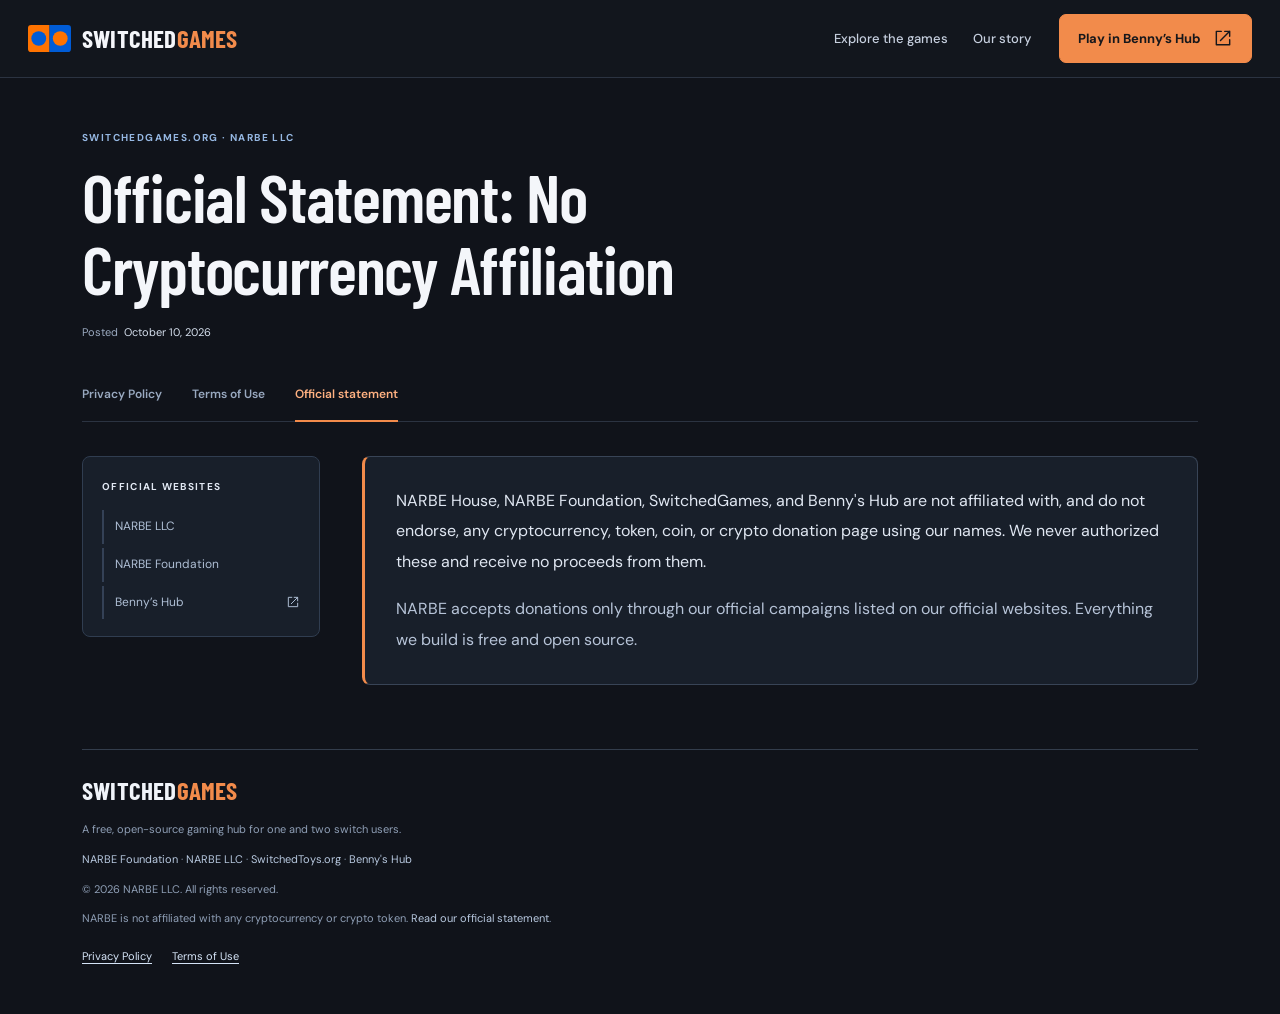
<file: crypto-statement/index.html>
<!DOCTYPE html>
<html lang="en">
<head>
  <!-- Google tag (gtag.js) -->
  <script async src="https://www.googletagmanager.com/gtag/js?id=G-FGVD6RB4H1"></script>
  <script>
    window.dataLayer = window.dataLayer || [];
    function gtag(){dataLayer.push(arguments);}
    gtag('js', new Date());
    gtag('config', 'G-FGVD6RB4H1', { allow_google_signals: false, allow_ad_personalization_signals: false });
  </script>

  <meta charset="UTF-8" />
  <meta name="viewport" content="width=device-width, initial-scale=1.0" />
  <title>Official Statement: No Cryptocurrency Affiliation</title>
  <meta name="description" content="NARBE House, NARBE Foundation, SwitchedGames, and Benny's Hub have no cryptocurrency affiliation. Donations are accepted only through official website campaigns." />
  <link rel="canonical" href="https://switchedgames.org/crypto-statement/" />

  <link rel="preconnect" href="https://fonts.googleapis.com" />
  <link rel="preconnect" href="https://fonts.gstatic.com" crossorigin />
  <link href="https://fonts.googleapis.com/css2?family=Barlow+Condensed:wght@500;600;700;800&amp;family=DM+Sans:wght@400;500;600;700&amp;display=swap" rel="stylesheet" />

  <meta name="theme-color" content="#11141b" />
  <link rel="icon" href="/images/branding/switchedgames-logo.svg" type="image/svg+xml">
  <link rel="stylesheet" href="/showcase.css" />
  <link rel="stylesheet" href="/legal.css" />
</head>
<body class="legal-page statement-page">
  <a class="skip-link" href="#main">Skip to main content</a>
  <header class="site-header">
    <a class="brand" href="/" aria-label="SwitchedGames home"><img src="/images/branding/switchedgames-logo.svg" alt="" width="43" height="35"><span>SWITCHED<span>GAMES</span></span></a>
    <nav class="top-links" aria-label="Main navigation"><a href="/#games">Explore the games</a><a href="/aboutus.html">Our story</a></nav>
    <a class="button hub-button" href="https://narbehouse.github.io/bennyshub" target="_blank" rel="noopener">Play in Benny’s Hub <svg class="icon" aria-hidden="true" viewBox="0 0 24 24"><path d="M14 4h6v6m0-6L9 15M10 4H4v16h16v-6"/></svg></a>
  </header>
  <header class="legal-hero">
    <p class="eyebrow">SwitchedGames.org · NARBE LLC</p>
    <h1 id="statement-title">Official Statement: No Cryptocurrency Affiliation</h1>
    <p class="updated">Posted <time datetime="2026-10-10">October 10, 2026</time></p>
  </header>
  <nav class="policy-nav" aria-label="Policies and statements">
    <a href="/privacy.html">Privacy Policy</a>
    <a href="/terms.html">Terms of Use</a>
    <a href="/crypto-statement/" aria-current="page">Official statement</a>
  </nav>
  <main class="legal-layout statement-layout" id="main" tabindex="-1" aria-labelledby="statement-title">
    <aside class="contents" aria-label="Official websites">
      <h2>Official websites</h2>
      <ul><li><a href="https://narbehouse.com" target="_blank" rel="noopener">NARBE LLC</a></li><li><a href="https://narbefoundation.org" target="_blank" rel="noopener">NARBE Foundation</a></li><li><a href="https://narbehouse.github.io/bennyshub" target="_blank" rel="noopener">Benny’s Hub <svg class="icon" aria-hidden="true" viewBox="0 0 24 24"><path d="M14 4h6v6m0-6L9 15M10 4H4v16h16v-6"/></svg></a></li></ul>
    </aside>
    <div class="legal-copy statement-copy">
        <p>NARBE House, NARBE Foundation, SwitchedGames, and Benny's Hub are not affiliated with, and do not endorse, any cryptocurrency, token, coin, or crypto donation page using our names. We never authorized these and receive no proceeds from them.</p>
        <p>NARBE accepts donations only through our official campaigns listed on our official websites. Everything we build is free and open source.</p>

    </div>
  </main>
  <footer class="legal-footer">
    <div class="footer-logo">Switched<span>Games</span></div>
    <p>A free, open-source gaming hub for one and two switch users.</p>
    <p>
      <a href="https://narbefoundation.org" target="_blank" rel="noopener">NARBE Foundation</a> ·
      <a href="https://narbehouse.com" target="_blank" rel="noopener">NARBE LLC</a> ·
      <a href="https://www.switchedtoys.org" target="_blank" rel="noopener">SwitchedToys.org</a> ·
      <a href="https://narbehouse.github.io/bennyshub" target="_blank" rel="noopener">Benny's Hub</a>
    </p>
    <p>© 2026 NARBE LLC. All rights reserved.</p>
    <p>NARBE is not affiliated with any cryptocurrency or crypto token. <a href="/crypto-statement/">Read our official statement</a>.</p>
    <p class="legal-links"><a href="/privacy.html">Privacy Policy</a><a href="/terms.html">Terms of Use</a></p>
  </footer>
</body>
</html>
</file>
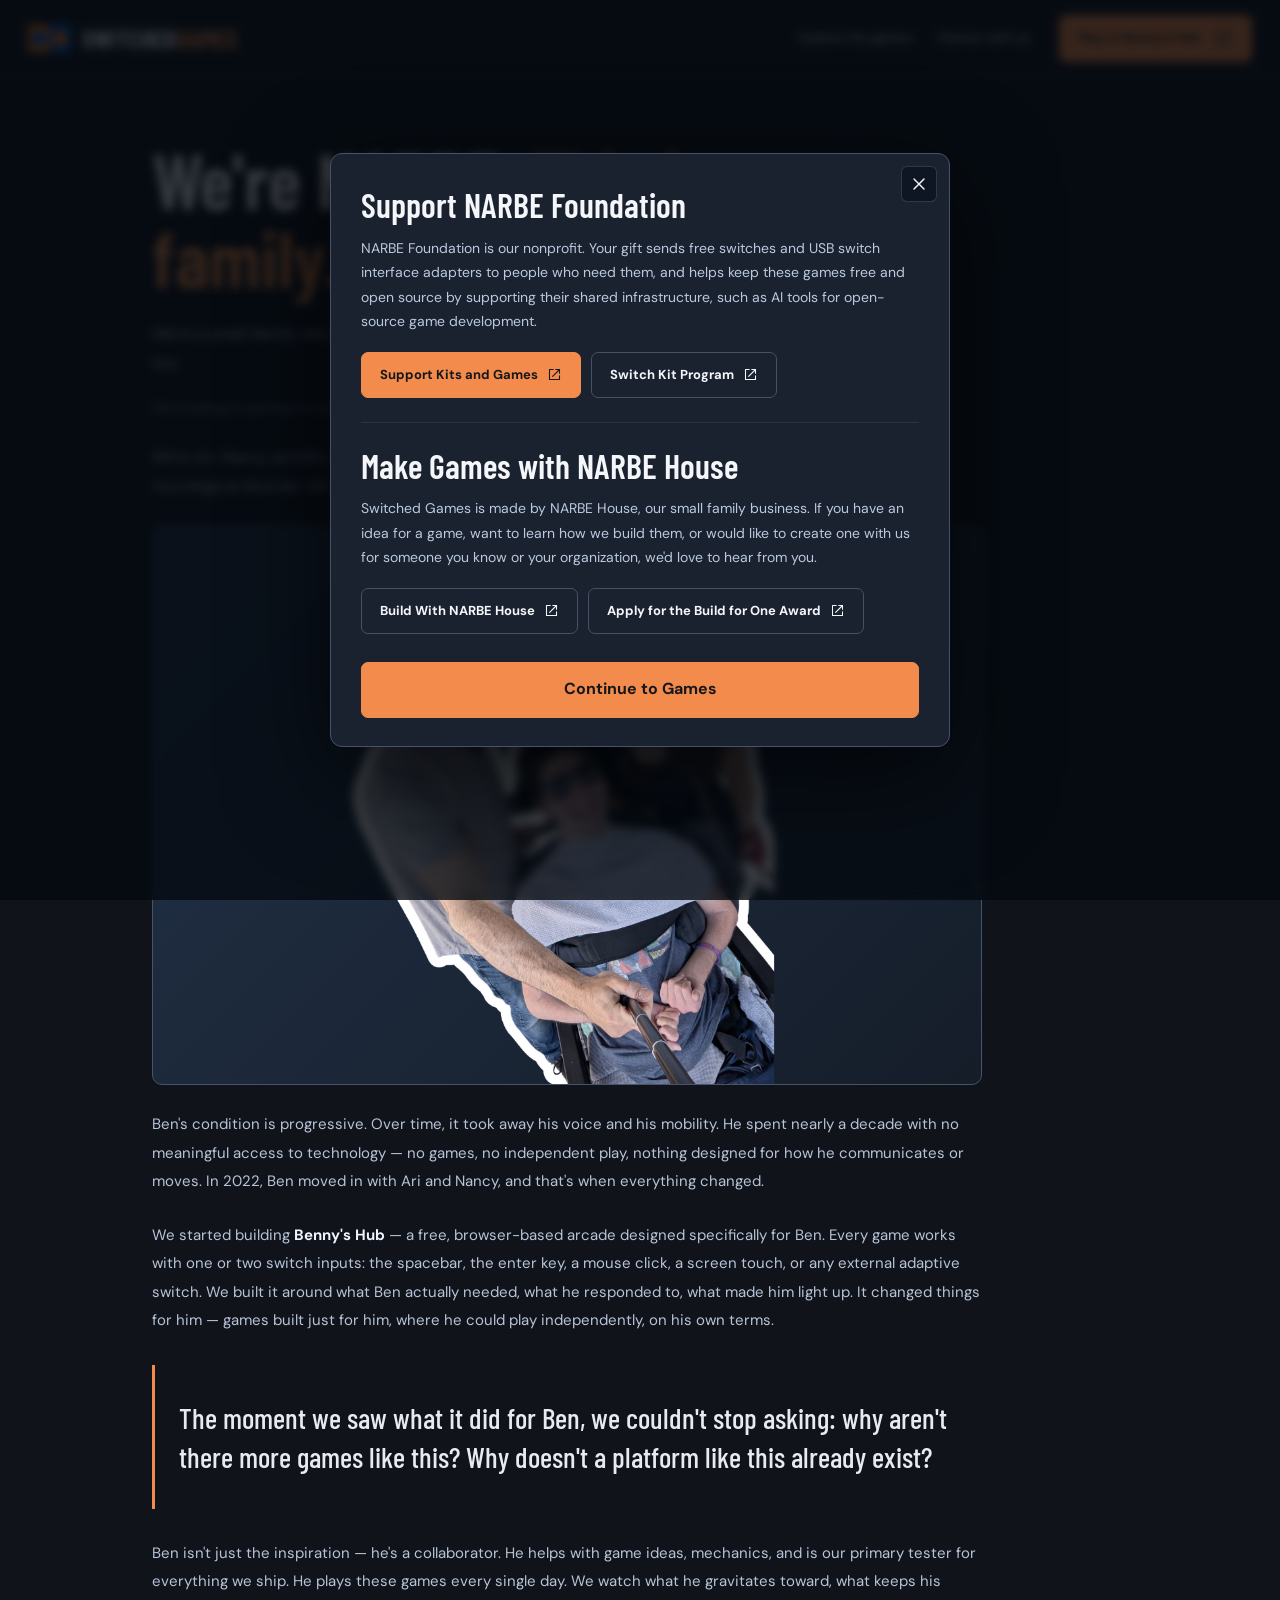
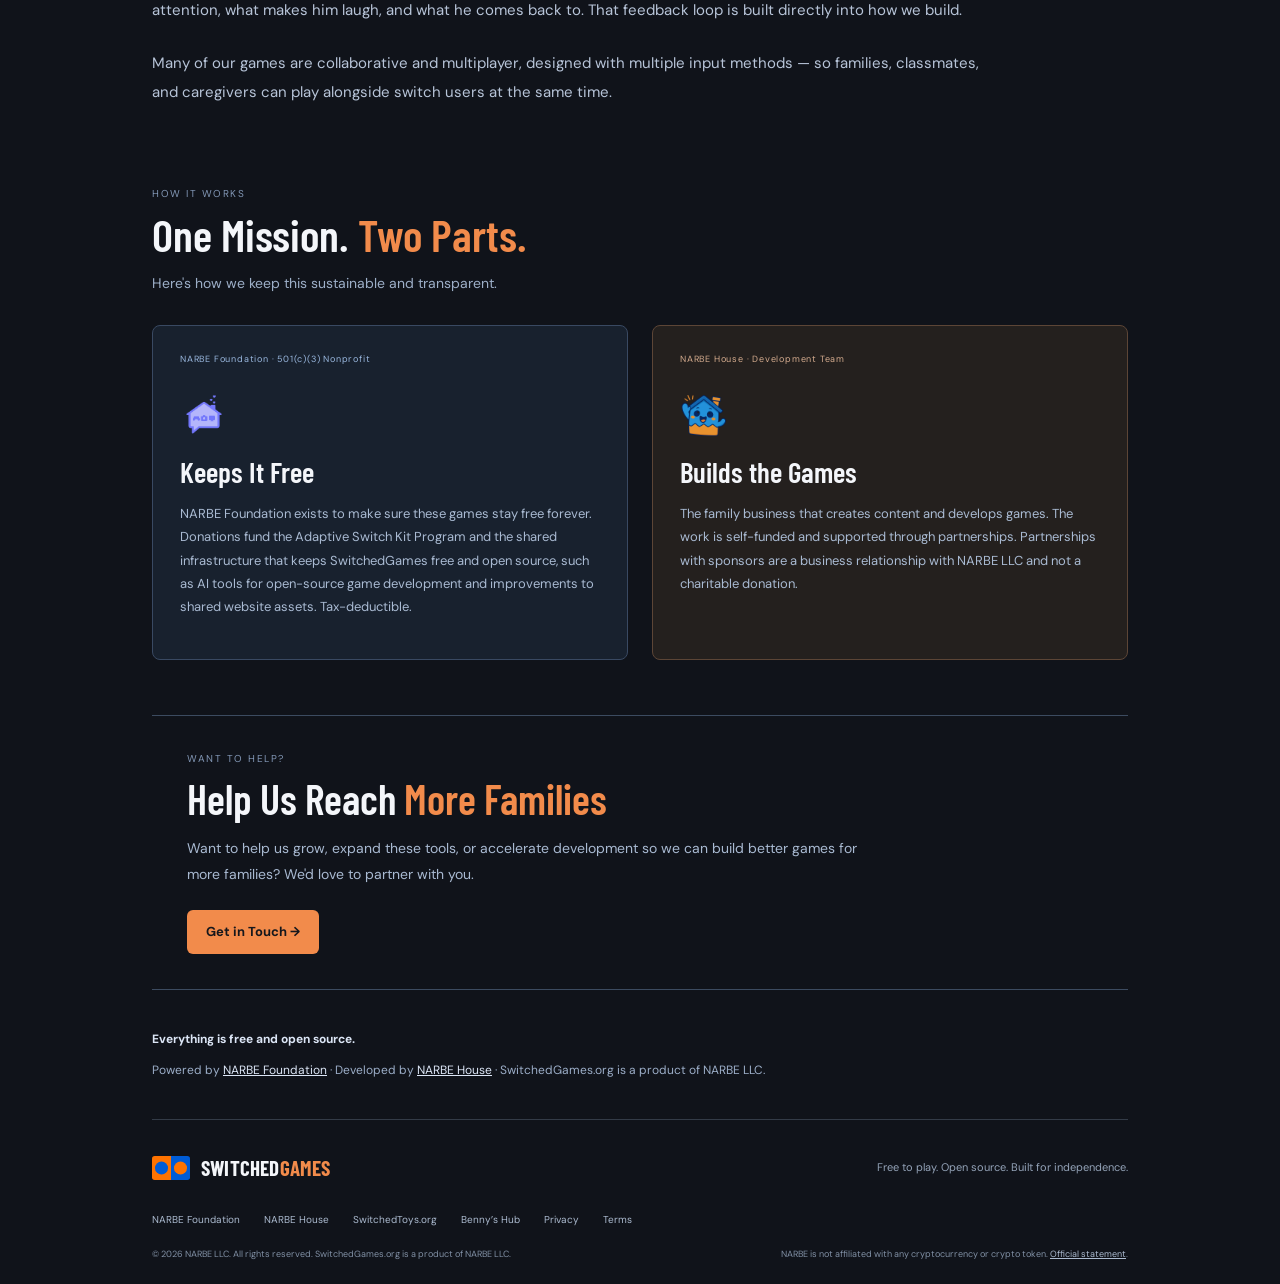
<file: aboutus.html>
<!DOCTYPE html>
<html lang="en">
<head>
  <!-- Google tag (gtag.js) -->
  <script async src="https://www.googletagmanager.com/gtag/js?id=G-FGVD6RB4H1"></script>
  <script>
    window.dataLayer = window.dataLayer || [];
    function gtag(){dataLayer.push(arguments);}
    gtag('js', new Date());
    gtag('config', 'G-FGVD6RB4H1', { allow_google_signals: false, allow_ad_personalization_signals: false });
  </script>

  <meta charset="UTF-8" />
  <meta name="viewport" content="width=device-width, initial-scale=1.0" />
  <title>About Us – SwitchedGames</title>
  <meta name="description" content="Meet the family behind SwitchedGames. Learn about Ben, NARBE Foundation, NARBE House, and why we're building free accessible games for one and two switch users." />
  <link rel="canonical" href="https://switchedgames.org/aboutus.html" />
  <link rel="icon" href="/images/branding/switchedgames-logo.svg" type="image/svg+xml">

  <link rel="preconnect" href="https://fonts.googleapis.com" />
  <link rel="preconnect" href="https://fonts.gstatic.com" crossorigin />
  <link href="https://fonts.googleapis.com/css2?family=Barlow+Condensed:wght@500;600;700;800&family=DM+Sans:wght@400;500;600;700&display=swap" rel="stylesheet">

  <link rel="stylesheet" href="showcase.css"><link rel="stylesheet" href="story.css">
</head>
<body class="story-page"><svg class="svg-library" xmlns="http://www.w3.org/2000/svg" aria-hidden="true">
  <symbol id="i-grid" viewBox="0 0 24 24"><rect x="3" y="3" width="7" height="7" rx="1.5"/><rect x="14" y="3" width="7" height="7" rx="1.5"/><rect x="3" y="14" width="7" height="7" rx="1.5"/><rect x="14" y="14" width="7" height="7" rx="1.5"/></symbol>
  <symbol id="i-search" viewBox="0 0 24 24"><circle cx="10.5" cy="10.5" r="6.5"/><path d="m16 16 5 5"/></symbol>
  <symbol id="i-arrow" viewBox="0 0 24 24"><path d="M4 12h15m-6-6 6 6-6 6"/></symbol>
  <symbol id="i-external" viewBox="0 0 24 24"><path d="M14 4h6v6m0-6L9 15"/><path d="M10 4H4v16h16v-6"/></symbol>
  <symbol id="i-play" viewBox="0 0 24 24"><path d="m9 5 11 7-11 7Z"/></symbol>
  <symbol id="i-pause" viewBox="0 0 24 24"><path d="M8 5v14m8-14v14"/></symbol>
  <symbol id="i-star" viewBox="0 0 24 24"><path d="m12 3 2.8 5.9 6.5 1-4.7 4.6 1.1 6.5-5.7-3.1-5.7 3.1 1.1-6.5L3 9.9l6.2-1Z"/></symbol>
  <symbol id="i-clock" viewBox="0 0 24 24"><circle cx="12" cy="12" r="9"/><path d="M12 7v5l3 2"/></symbol>
  <symbol id="i-sport" viewBox="0 0 24 24"><circle cx="12" cy="12" r="9"/><path d="M3 12h18M12 3v18M6 5c9 3 9 11 0 14M18 5c-9 3-9 11 0 14"/></symbol>
  <symbol id="i-strategy" viewBox="0 0 24 24"><path d="m5 4 2 4 5-5 5 5 2-4 2 11H3Zm0 15h14"/></symbol>
  <symbol id="i-arcade" viewBox="0 0 24 24"><path d="M12 10v6M5 16h14l2 5H3Z"/><circle cx="12" cy="6" r="4"/></symbol>
  <symbol id="i-puzzle" viewBox="0 0 24 24"><path d="M14 3v4a3 3 0 1 0 0 6v4h-4a3 3 0 1 1-6 0H1V3h5a3 3 0 1 1 6 0Zm5 10v8H9"/></symbol>
  <symbol id="i-switch" viewBox="0 0 24 24"><rect x="3" y="4" width="18" height="16" rx="5"/><path d="M12 4v16"/><circle cx="7.5" cy="10" r="1.5"/><circle cx="16.5" cy="14" r="1.5"/></symbol>
  <symbol id="i-dice" viewBox="0 0 24 24"><rect x="3" y="3" width="18" height="18" rx="4"/><path d="M7 7h.1M17 7h.1M12 12h.1M7 17h.1M17 17h.1" stroke-width="3"/></symbol>
  <symbol id="i-users" viewBox="0 0 24 24"><circle cx="9" cy="8" r="3"/><path d="M3 21v-3a6 6 0 0 1 12 0v3m1-17a4 4 0 0 1 0 8m2 3a5 5 0 0 1 3 5"/></symbol>
  <symbol id="i-info" viewBox="0 0 24 24"><circle cx="12" cy="12" r="9"/><path d="M12 11v6m0-10v.2"/></symbol>
  <symbol id="i-close" viewBox="0 0 24 24"><path d="m6 6 12 12M6 18 18 6"/></symbol>
  <symbol id="i-volume" viewBox="0 0 24 24"><path d="m11 4-6 5H2v6h3l6 5Zm4 4a6 6 0 0 1 0 8m3-11a10 10 0 0 1 0 14"/></symbol>
  <symbol id="i-replay" viewBox="0 0 24 24"><path d="M3 10a9 9 0 1 1 1 7M3 3v7h7"/></symbol>
  <symbol id="i-menu" viewBox="0 0 24 24"><path d="M4 6h16M4 12h16M4 18h16"/></symbol>
  <symbol id="i-check" viewBox="0 0 24 24"><path d="m5 12 4 4L19 6"/></symbol>
  <symbol id="i-chevron" viewBox="0 0 24 24"><path d="m9 5 7 7-7 7"/></symbol>
</svg>

  <header class="site-header"><a class="brand" href="index.html"><img src="images/branding/switchedgames-logo.svg" alt="" width="43" height="35"><span>SWITCHED<span>GAMES</span></span></a><nav class="top-links" aria-label="Main navigation"><a href="index.html#games">Explore the games</a><a href="https://docs.google.com/forms/d/e/1FAIpQLSf2bGKJdF-wUodX1JYJK03Mz3jqXV3y00dCzvaSa7DmvIVVDg/viewform" target="_blank" rel="noopener">Partner with us</a></nav><a class="button hub-button" href="https://narbehouse.github.io/bennyshub" target="_blank" rel="noopener">Play in Benny’s Hub <svg class="icon" aria-hidden="true"><use href="#i-external"/></svg></a></header>

  <!-- HERO -->
  <section class="hero">
    <h1>We're NARBE. <em>This is our family.</em></h1>
    <p>We're a small family who built games for Ben — and realized others needed them too.</p>
    <p class="hero-partner-note">We're looking for partners to help us build more games for people like Ben. Want to help? <a href="https://docs.google.com/forms/d/e/1FAIpQLSf2bGKJdF-wUodX1JYJK03Mz3jqXV3y00dCzvaSa7DmvIVVDg/viewform" target="_blank" rel="noopener">Get in touch.</a></p>
  </section>

  <!-- OUR STORY -->
  <section class="story" id="story">
    <div class="story-inner">
      <div class="story-body">
        <p>
          We're Ari, Nancy, and Ben. Ben is Ari's little brother who has a condition called <strong><a href="https://h-abc.org" target="_blank" rel="noopener" style="color:var(--blue);">H-ABC</a></strong> — a rare, progressive neurological disorder. We are full-time, live-in caregivers for Ben, and Ben is the reason everything here exists.
        </p>
        <img class="family-photo" src="images/branding/family.png"
             alt="Ari, Nancy, and Ben — the family behind SwitchedGames" />
        <p>
          Ben's condition is progressive. Over time, it took away his voice and his mobility. He spent nearly a decade with no meaningful access to technology — no games, no independent play, nothing designed for how he communicates or moves. In 2022, Ben moved in with Ari and Nancy, and that's when everything changed.
        </p>
        <p>
          We started building <strong>Benny's Hub</strong> — a free, browser-based arcade designed specifically for Ben. Every game works with one or two switch inputs: the spacebar, the enter key, a mouse click, a screen touch, or any external adaptive switch. We built it around what Ben actually needed, what he responded to, what made him light up. It changed things for him — games built just for him, where he could play independently, on his own terms.
        </p>
        <div class="story-highlight">
          <p>The moment we saw what it did for Ben, we couldn't stop asking: why aren't there more games like this? Why doesn't a platform like this already exist?</p>
        </div>
        <p>
          Ben isn't just the inspiration — he's a collaborator. He helps with game ideas, mechanics, and is our primary tester for everything we ship. He plays these games every single day. We watch what he gravitates toward, what keeps his attention, what makes him laugh, and what he comes back to. That feedback loop is built directly into how we build.
        </p>
        <p>
          Many of our games are collaborative and multiplayer, designed with multiple input methods — so families, classmates, and caregivers can play alongside switch users at the same time.
        </p>
      </div>
    </div>
  </section>

  <!-- HOW IT WORKS -->
  <section class="money-flow" id="how-it-works">
    <div class="money-flow-header">
      <div class="section-label">How it works</div>
      <h2 class="section-title">One Mission. <em>Two Parts.</em></h2>
      <p class="section-sub">Here's how we keep this sustainable and transparent.</p>
    </div>
    <div class="flow-grid">
      <div class="flow-card foundation">
        <div class="flow-entity">NARBE Foundation · 501(c)(3) Nonprofit</div>
        <img src="images/branding/narbe-foundation.png" alt="NARBE Foundation" style="height:48px; width:auto; max-width:180px; object-fit:contain; margin-bottom:0.75rem; display:block;" />
        <h3>Keeps It Free</h3>
        <p>NARBE Foundation exists to make sure these games stay free forever. Donations fund the Adaptive Switch Kit Program and the shared infrastructure that keeps SwitchedGames free and open source, such as AI tools for open-source game development and improvements to shared website assets. Tax-deductible.</p>
      </div>
      <div class="flow-card llc">
        <div class="flow-entity">NARBE House · Development Team</div>
        <img src="images/branding/NARBE.png" alt="NARBE House" style="height:48px; width:auto; max-width:180px; object-fit:contain; margin-bottom:0.75rem; display:block;" />
        <h3>Builds the Games</h3>
        <p>The family business that creates content and develops games. The work is self-funded and supported through partnerships. Partnerships with sponsors are a business relationship with NARBE LLC and not a charitable donation.</p>
      </div>
    </div>
  </section>

  <!-- PARTNER CTA -->
  <section class="partner-bottom">
    <div class="partner-bottom-inner">
      <div class="section-label">Want to help?</div>
      <h2>Help Us Reach <em>More Families</em></h2>
      <p>Want to help us grow, expand these tools, or accelerate development so we can build better games for more families? We'd love to partner with you.</p>
      <a href="https://docs.google.com/forms/d/e/1FAIpQLSf2bGKJdF-wUodX1JYJK03Mz3jqXV3y00dCzvaSa7DmvIVVDg/viewform" target="_blank" rel="noopener">Get in Touch →</a>
    </div>
  </section>

  <div class="oss-strip">
    <p><strong>Everything is free and open source.</strong></p>
    <p>Powered by <a href="https://narbefoundation.org" target="_blank" rel="noopener">NARBE Foundation</a> · Developed by <a href="https://narbehouse.com" target="_blank" rel="noopener">NARBE House</a> · SwitchedGames.org is a product of NARBE LLC.</p>
  </div>

  <footer class="site-footer">
    <div class="footer-top"><a class="brand" href="index.html"><img src="images/branding/switchedgames-logo.svg" alt="" width="38" height="32"><span>SWITCHED<span>GAMES</span></span></a><p>Free to play. Open source. Built for independence.</p></div>
    <div class="footer-links"><a href="https://narbefoundation.org" target="_blank" rel="noopener">NARBE Foundation</a><a href="https://narbehouse.com" target="_blank" rel="noopener">NARBE House</a><a href="https://www.switchedtoys.org" target="_blank" rel="noopener">SwitchedToys.org</a><a href="https://narbehouse.github.io/bennyshub" target="_blank" rel="noopener">Benny’s Hub</a><a href="privacy.html">Privacy</a><a href="terms.html">Terms</a></div>
    <div class="footer-bottom"><p>© 2026 NARBE LLC. All rights reserved. SwitchedGames.org is a product of NARBE LLC.</p><p>NARBE is not affiliated with any cryptocurrency or crypto token. <a href="/crypto-statement/">Official statement</a>.</p></div>
  </footer>

  <script src="support-modal.js" defer></script>
</body>
</html>
</file>
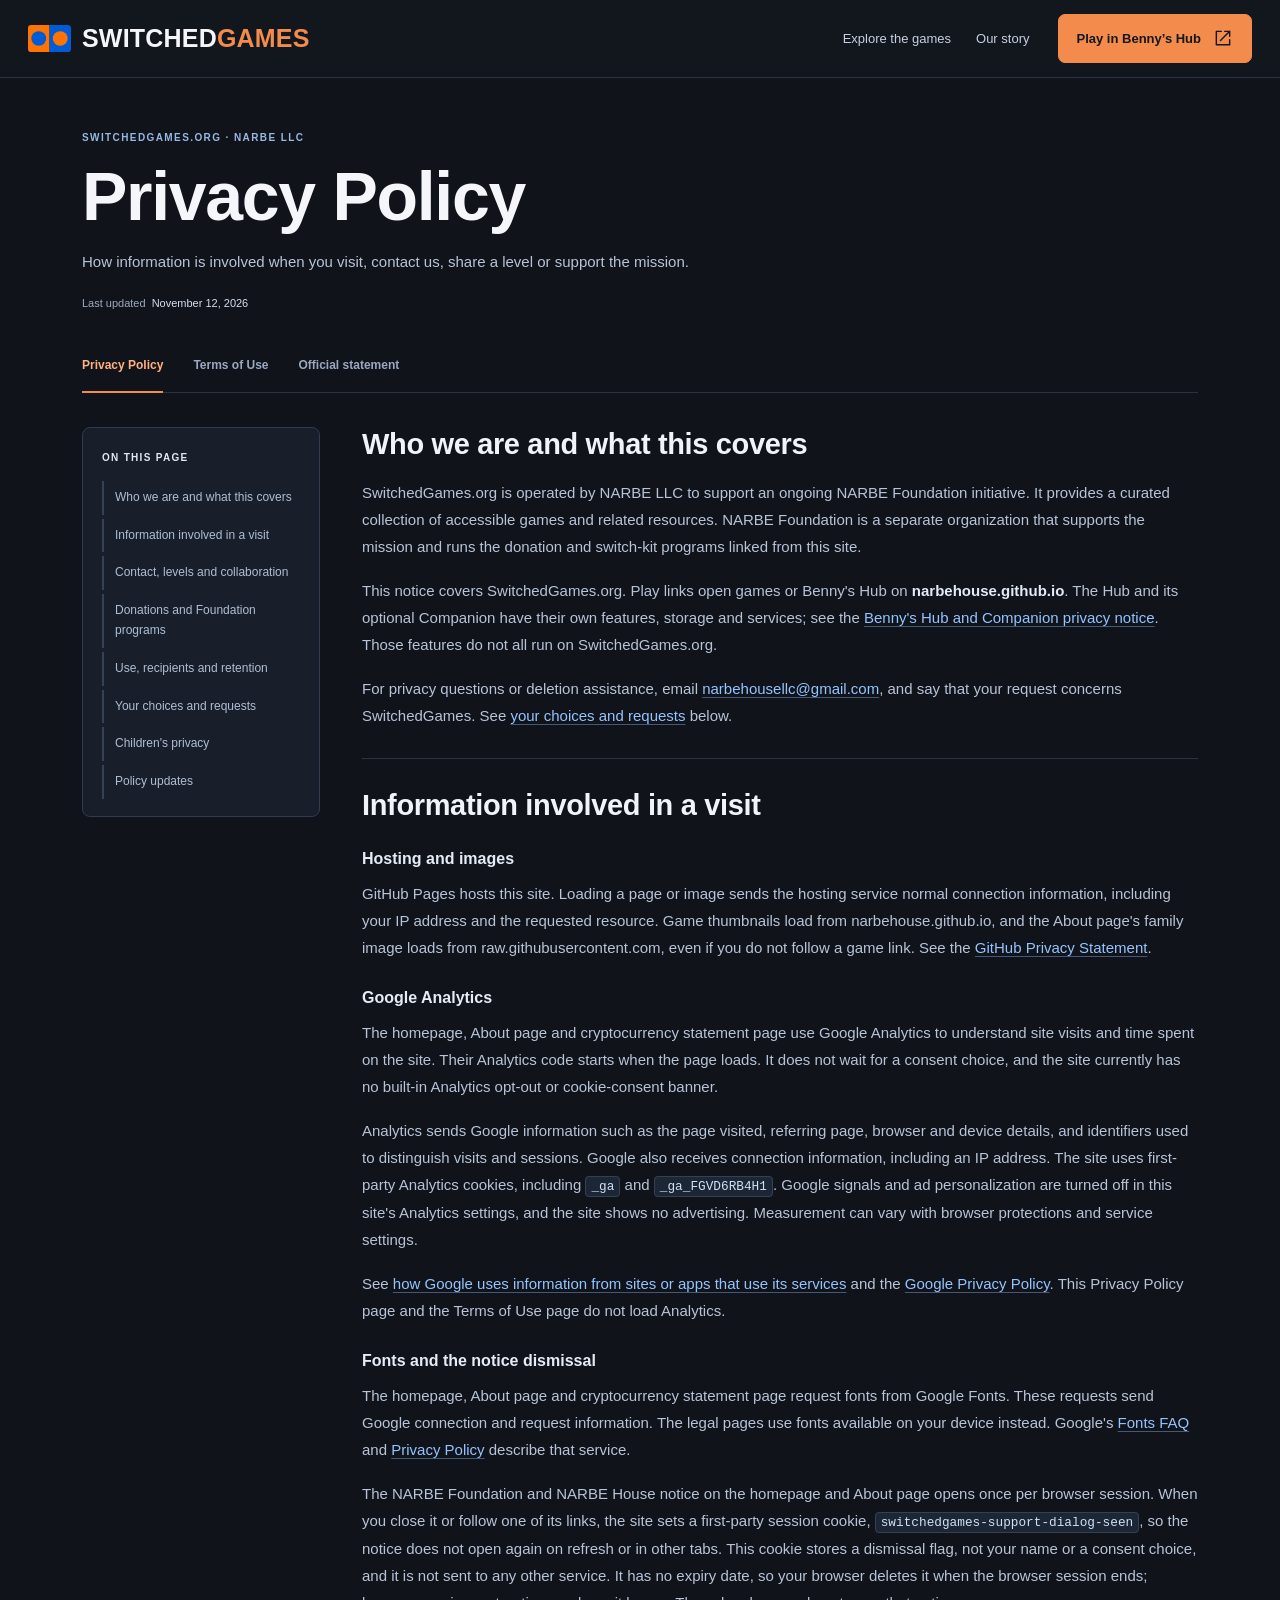
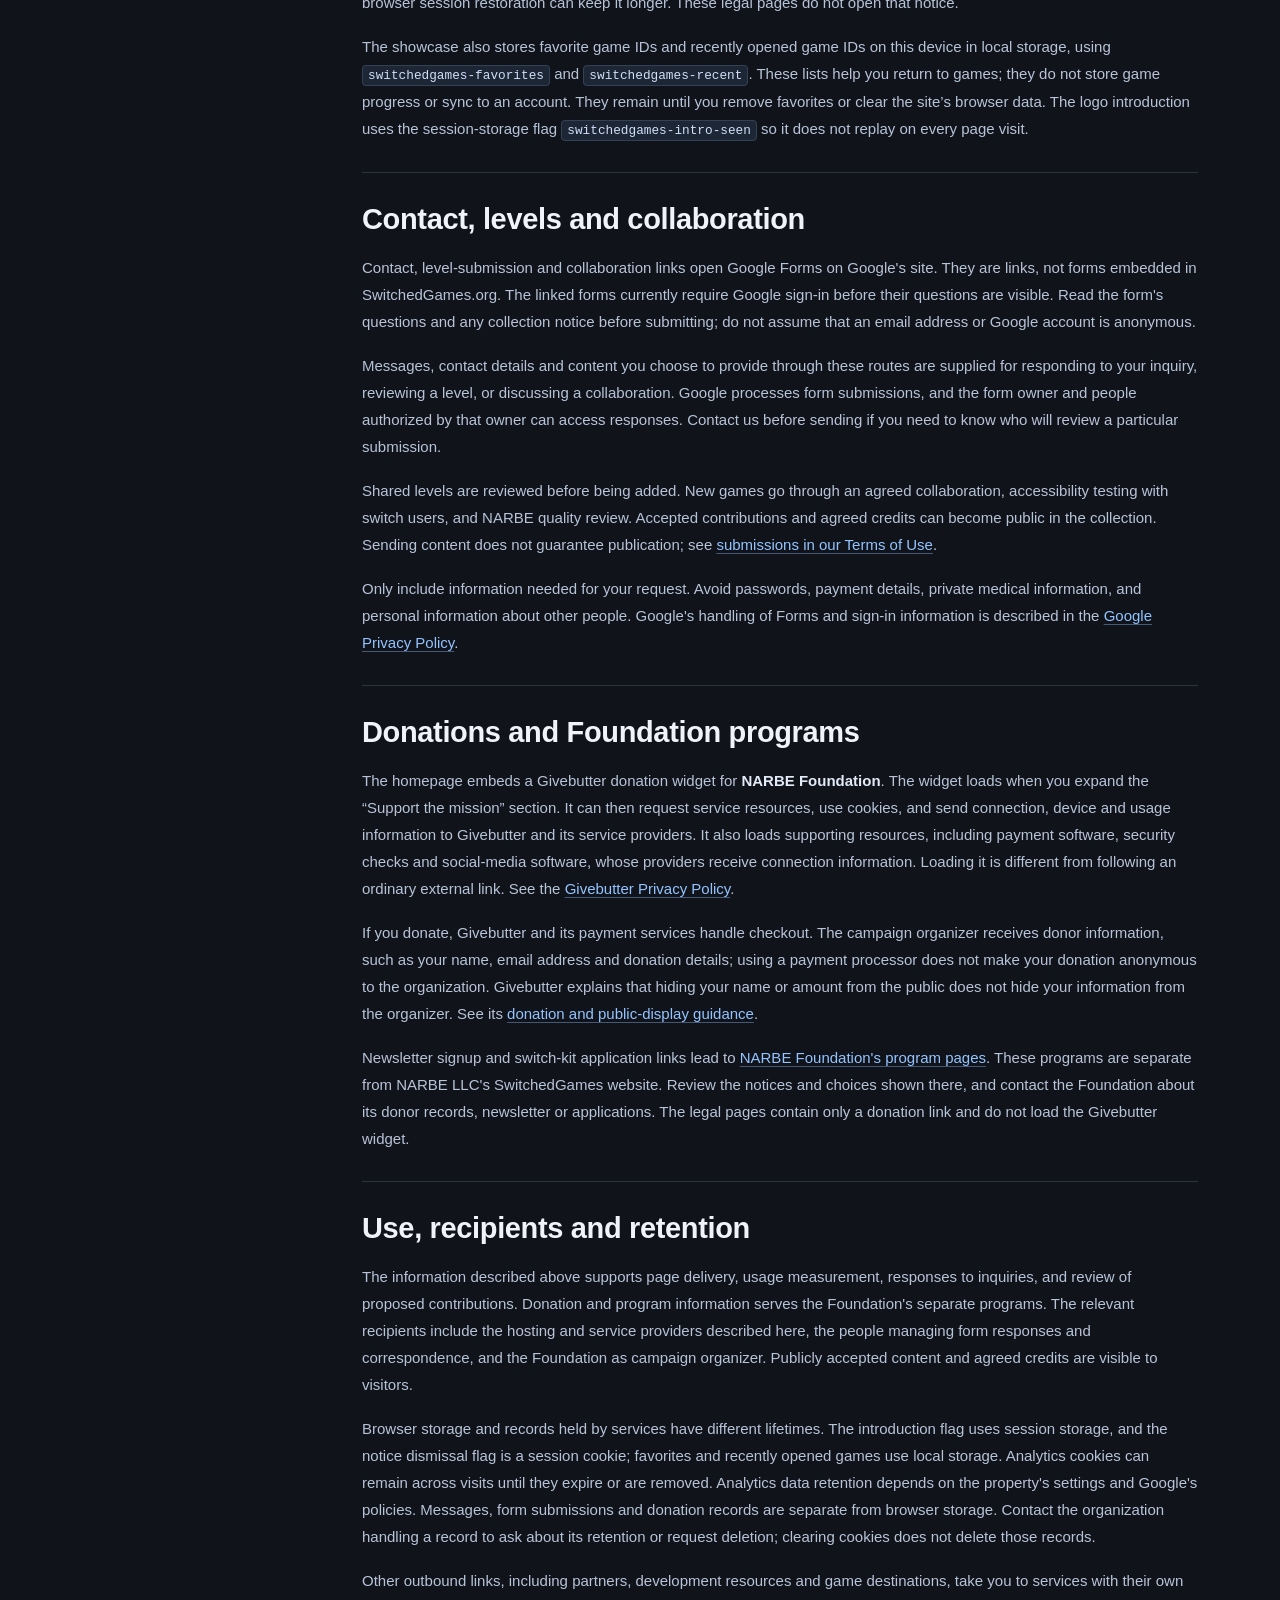
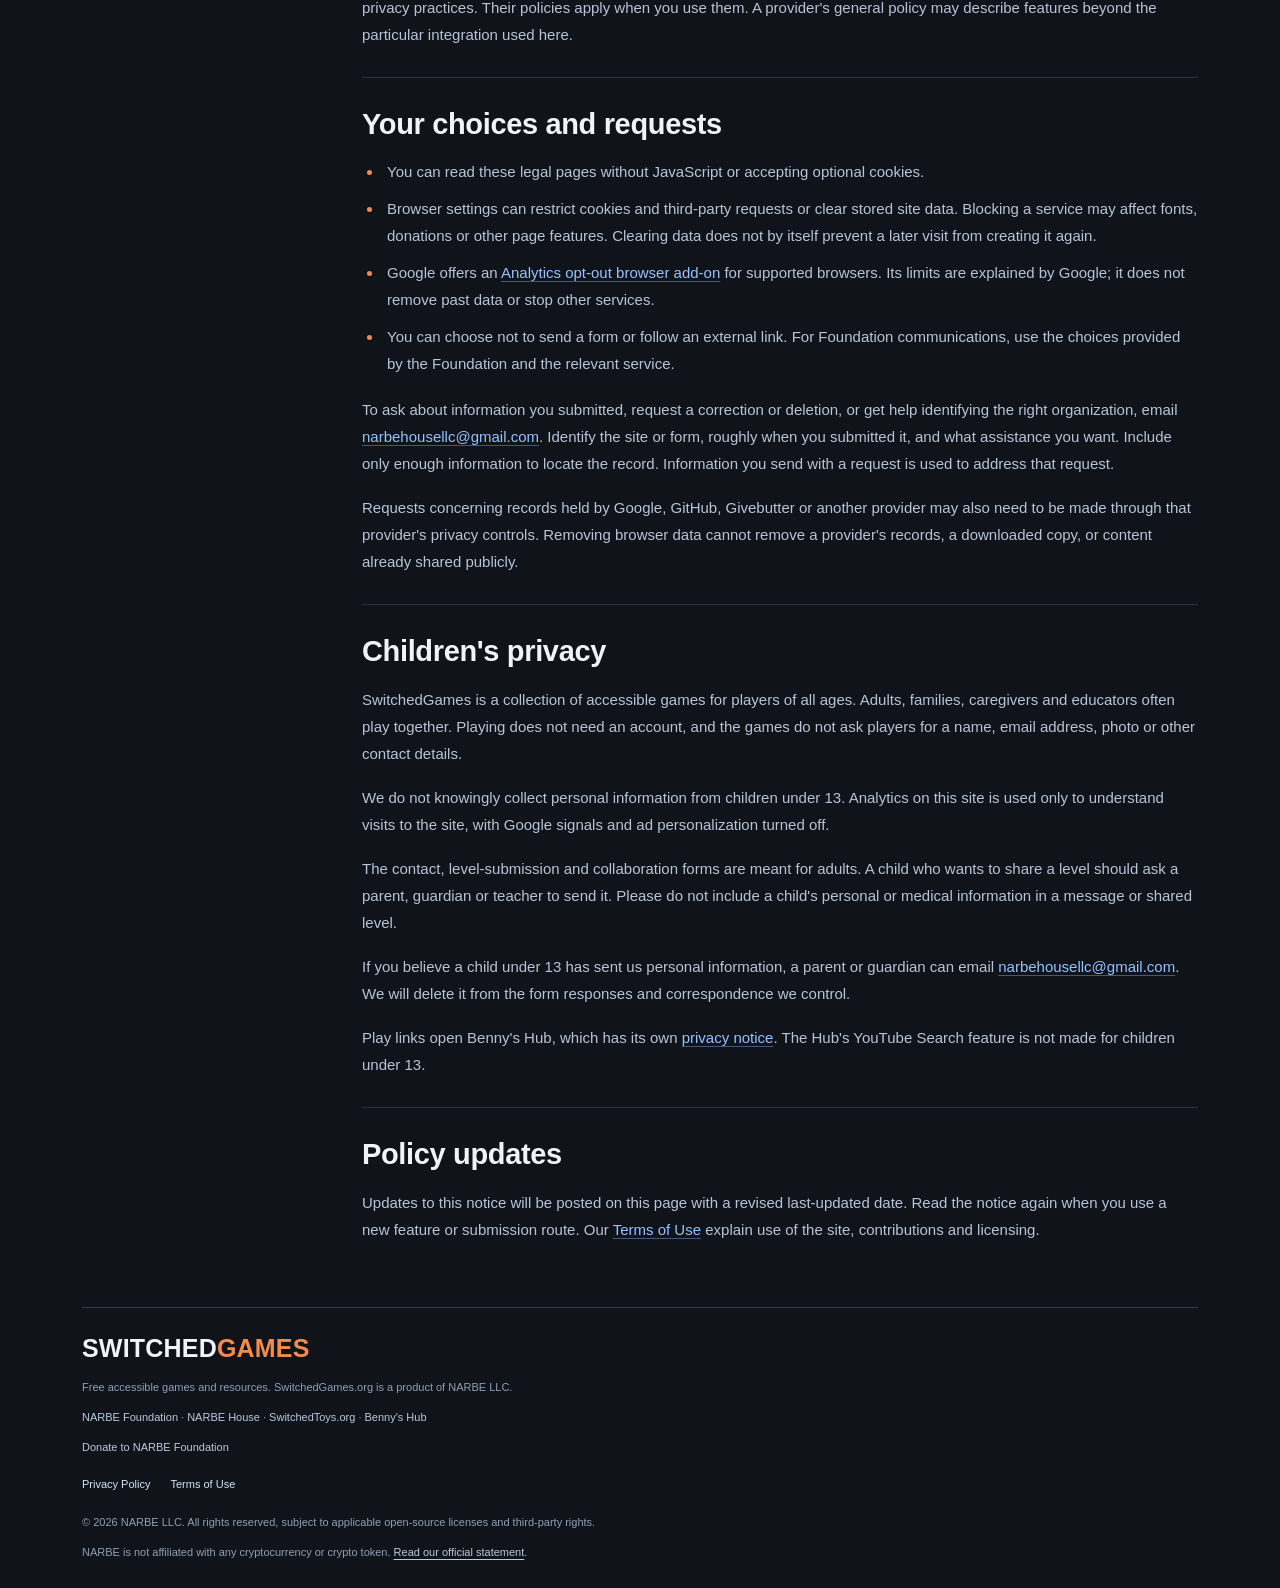
<file: privacy.html>
<!DOCTYPE html>
<html lang="en">
<head>
  <meta charset="UTF-8" />
  <meta name="viewport" content="width=device-width, initial-scale=1.0" />
  <title>Privacy Policy – SwitchedGames</title>
  <meta name="description" content="How SwitchedGames.org uses hosting, Analytics, forms, donations and browser storage, and how to ask for privacy assistance." />
  <link rel="canonical" href="https://switchedgames.org/privacy.html" />
  <link rel="icon" href="/images/branding/switchedgames-logo.svg" type="image/svg+xml">
  <meta name="theme-color" content="#11141b" />
  <link rel="stylesheet" href="/showcase.css" />
  <link rel="stylesheet" href="/legal.css" />
</head>
<body class="legal-page">
  <a class="skip-link" href="#main">Skip to main content</a>
  <header class="site-header">
    <a class="brand" href="/" aria-label="SwitchedGames home"><img src="/images/branding/switchedgames-logo.svg" alt="" width="43" height="35"><span>SWITCHED<span>GAMES</span></span></a>
    <nav class="top-links" aria-label="Main navigation"><a href="/#games">Explore the games</a><a href="/aboutus.html">Our story</a></nav>
    <a class="button hub-button" href="https://narbehouse.github.io/bennyshub" target="_blank" rel="noopener">Play in Benny’s Hub <svg class="icon" aria-hidden="true" viewBox="0 0 24 24"><path d="M14 4h6v6m0-6L9 15M10 4H4v16h16v-6"/></svg></a>
  </header>
  <header class="legal-hero">
    <p class="eyebrow">SwitchedGames.org · NARBE LLC</p>
    <h1>Privacy Policy</h1>
    <p>How information is involved when you visit, contact us, share a level or support the mission.</p>
    <p class="updated">Last updated <time datetime="2026-11-12">November 12, 2026</time></p>
  </header>
  <nav class="policy-nav" aria-label="Policies and statements">
    <a href="/privacy.html" aria-current="page">Privacy Policy</a>
    <a href="/terms.html">Terms of Use</a>
    <a href="/crypto-statement/">Official statement</a>
  </nav>
  <main class="legal-layout" id="main" tabindex="-1">
    <nav class="contents" aria-label="On this page"><h2>On this page</h2><ul><li><a href="#scope">Who we are and what this covers</a></li><li><a href="#visits">Information involved in a visit</a></li><li><a href="#forms">Contact, levels and collaboration</a></li><li><a href="#donations">Donations and Foundation programs</a></li><li><a href="#use-retention">Use, recipients and retention</a></li><li><a href="#choices">Your choices and requests</a></li><li><a href="#children">Children's privacy</a></li><li><a href="#updates">Policy updates</a></li></ul></nav>
    <div class="legal-copy">
    <section id="scope" aria-labelledby="scope-title"><h2 id="scope-title">Who we are and what this covers</h2>
      <p>SwitchedGames.org is operated by NARBE LLC to support an ongoing NARBE Foundation initiative. It provides a curated collection of accessible games and related resources. NARBE Foundation is a separate organization that supports the mission and runs the donation and switch-kit programs linked from this site.</p>
      <p>This notice covers SwitchedGames.org. Play links open games or Benny's Hub on <strong>narbehouse.github.io</strong>. The Hub and its optional Companion have their own features, storage and services; see the <a href="https://narbehouse.github.io/bennyshub/companion-privacy.html">Benny's Hub and Companion privacy notice</a>. Those features do not all run on SwitchedGames.org.</p>
      <p>For privacy questions or deletion assistance, email <a href="mailto:narbehousellc@gmail.com">narbehousellc@gmail.com</a>, and say that your request concerns SwitchedGames. See <a href="#choices">your choices and requests</a> below.</p>
    </section>
    <section id="visits" aria-labelledby="visits-title"><h2 id="visits-title">Information involved in a visit</h2>
      <h3>Hosting and images</h3>
      <p>GitHub Pages hosts this site. Loading a page or image sends the hosting service normal connection information, including your IP address and the requested resource. Game thumbnails load from narbehouse.github.io, and the About page's family image loads from raw.githubusercontent.com, even if you do not follow a game link. See the <a href="https://docs.github.com/en/site-policy/privacy-policies/github-general-privacy-statement">GitHub Privacy Statement</a>.</p>
      <h3>Google Analytics</h3>
      <p>The homepage, About page and cryptocurrency statement page use Google Analytics to understand site visits and time spent on the site. Their Analytics code starts when the page loads. It does not wait for a consent choice, and the site currently has no built-in Analytics opt-out or cookie-consent banner.</p>
      <p>Analytics sends Google information such as the page visited, referring page, browser and device details, and identifiers used to distinguish visits and sessions. Google also receives connection information, including an IP address. The site uses first-party Analytics cookies, including <code>_ga</code> and <code>_ga_FGVD6RB4H1</code>. Google signals and ad personalization are turned off in this site's Analytics settings, and the site shows no advertising. Measurement can vary with browser protections and service settings.</p>
      <p>See <a href="https://policies.google.com/technologies/partner-sites">how Google uses information from sites or apps that use its services</a> and the <a href="https://policies.google.com/privacy">Google Privacy Policy</a>. This Privacy Policy page and the Terms of Use page do not load Analytics.</p>
      <h3>Fonts and the notice dismissal</h3>
      <p>The homepage, About page and cryptocurrency statement page request fonts from Google Fonts. These requests send Google connection and request information. The legal pages use fonts available on your device instead. Google's <a href="https://fonts.google.com/faq">Fonts FAQ</a> and <a href="https://policies.google.com/privacy">Privacy Policy</a> describe that service.</p>
      <p>The NARBE Foundation and NARBE House notice on the homepage and About page opens once per browser session. When you close it or follow one of its links, the site sets a first-party session cookie, <code>switchedgames-support-dialog-seen</code>, so the notice does not open again on refresh or in other tabs. This cookie stores a dismissal flag, not your name or a consent choice, and it is not sent to any other service. It has no expiry date, so your browser deletes it when the browser session ends; browser session restoration can keep it longer. These legal pages do not open that notice.</p>
      <p>The showcase also stores favorite game IDs and recently opened game IDs on this device in local storage, using <code>switchedgames-favorites</code> and <code>switchedgames-recent</code>. These lists help you return to games; they do not store game progress or sync to an account. They remain until you remove favorites or clear the site’s browser data. The logo introduction uses the session-storage flag <code>switchedgames-intro-seen</code> so it does not replay on every page visit.</p>
    </section>
    <section id="forms" aria-labelledby="forms-title"><h2 id="forms-title">Contact, levels and collaboration</h2>
      <p>Contact, level-submission and collaboration links open Google Forms on Google's site. They are links, not forms embedded in SwitchedGames.org. The linked forms currently require Google sign-in before their questions are visible. Read the form's questions and any collection notice before submitting; do not assume that an email address or Google account is anonymous.</p>
      <p>Messages, contact details and content you choose to provide through these routes are supplied for responding to your inquiry, reviewing a level, or discussing a collaboration. Google processes form submissions, and the form owner and people authorized by that owner can access responses. Contact us before sending if you need to know who will review a particular submission.</p>
      <p>Shared levels are reviewed before being added. New games go through an agreed collaboration, accessibility testing with switch users, and NARBE quality review. Accepted contributions and agreed credits can become public in the collection. Sending content does not guarantee publication; see <a href="/terms.html#submissions">submissions in our Terms of Use</a>.</p>
      <p>Only include information needed for your request. Avoid passwords, payment details, private medical information, and personal information about other people. Google's handling of Forms and sign-in information is described in the <a href="https://policies.google.com/privacy">Google Privacy Policy</a>.</p>
    </section>
    <section id="donations" aria-labelledby="donations-title"><h2 id="donations-title">Donations and Foundation programs</h2>
      <p>The homepage embeds a Givebutter donation widget for <strong>NARBE Foundation</strong>. The widget loads when you expand the “Support the mission” section. It can then request service resources, use cookies, and send connection, device and usage information to Givebutter and its service providers. It also loads supporting resources, including payment software, security checks and social-media software, whose providers receive connection information. Loading it is different from following an ordinary external link. See the <a href="https://givebutter.com/privacy">Givebutter Privacy Policy</a>.</p>
      <p>If you donate, Givebutter and its payment services handle checkout. The campaign organizer receives donor information, such as your name, email address and donation details; using a payment processor does not make your donation anonymous to the organization. Givebutter explains that hiding your name or amount from the public does not hide your information from the organizer. See its <a href="https://help.givebutter.com/en/articles/1726570-how-to-submit-a-donation-to-a-givebutter-campaign">donation and public-display guidance</a>.</p>
      <p>Newsletter signup and switch-kit application links lead to <a href="https://narbefoundation.org/switchkit.html#newsletter">NARBE Foundation's program pages</a>. These programs are separate from NARBE LLC's SwitchedGames website. Review the notices and choices shown there, and contact the Foundation about its donor records, newsletter or applications. The legal pages contain only a donation link and do not load the Givebutter widget.</p>
    </section>
    <section id="use-retention" aria-labelledby="use-retention-title"><h2 id="use-retention-title">Use, recipients and retention</h2>
      <p>The information described above supports page delivery, usage measurement, responses to inquiries, and review of proposed contributions. Donation and program information serves the Foundation's separate programs. The relevant recipients include the hosting and service providers described here, the people managing form responses and correspondence, and the Foundation as campaign organizer. Publicly accepted content and agreed credits are visible to visitors.</p>
      <p>Browser storage and records held by services have different lifetimes. The introduction flag uses session storage, and the notice dismissal flag is a session cookie; favorites and recently opened games use local storage. Analytics cookies can remain across visits until they expire or are removed. Analytics data retention depends on the property's settings and Google's policies. Messages, form submissions and donation records are separate from browser storage. Contact the organization handling a record to ask about its retention or request deletion; clearing cookies does not delete those records.</p>
      <p>Other outbound links, including partners, development resources and game destinations, take you to services with their own privacy practices. Their policies apply when you use them. A provider's general policy may describe features beyond the particular integration used here.</p>
    </section>
    <section id="choices" aria-labelledby="choices-title"><h2 id="choices-title">Your choices and requests</h2>
      <ul>
        <li>You can read these legal pages without JavaScript or accepting optional cookies.</li>
        <li>Browser settings can restrict cookies and third-party requests or clear stored site data. Blocking a service may affect fonts, donations or other page features. Clearing data does not by itself prevent a later visit from creating it again.</li>
        <li>Google offers an <a href="https://support.google.com/analytics/answer/181881?hl=en">Analytics opt-out browser add-on</a> for supported browsers. Its limits are explained by Google; it does not remove past data or stop other services.</li>
        <li>You can choose not to send a form or follow an external link. For Foundation communications, use the choices provided by the Foundation and the relevant service.</li>
      </ul>
      <p>To ask about information you submitted, request a correction or deletion, or get help identifying the right organization, email <a href="mailto:narbehousellc@gmail.com">narbehousellc@gmail.com</a>. Identify the site or form, roughly when you submitted it, and what assistance you want. Include only enough information to locate the record. Information you send with a request is used to address that request.</p>
      <p>Requests concerning records held by Google, GitHub, Givebutter or another provider may also need to be made through that provider's privacy controls. Removing browser data cannot remove a provider's records, a downloaded copy, or content already shared publicly.</p>
    </section>
    <section id="children" aria-labelledby="children-title"><h2 id="children-title">Children's privacy</h2>
      <p>SwitchedGames is a collection of accessible games for players of all ages. Adults, families, caregivers and educators often play together. Playing does not need an account, and the games do not ask players for a name, email address, photo or other contact details.</p>
      <p>We do not knowingly collect personal information from children under 13. Analytics on this site is used only to understand visits to the site, with Google signals and ad personalization turned off.</p>
      <p>The contact, level-submission and collaboration forms are meant for adults. A child who wants to share a level should ask a parent, guardian or teacher to send it. Please do not include a child's personal or medical information in a message or shared level.</p>
      <p>If you believe a child under 13 has sent us personal information, a parent or guardian can email <a href="mailto:narbehousellc@gmail.com">narbehousellc@gmail.com</a>. We will delete it from the form responses and correspondence we control.</p>
      <p>Play links open Benny's Hub, which has its own <a href="https://narbehouse.github.io/bennyshub/companion-privacy.html">privacy notice</a>. The Hub's YouTube Search feature is not made for children under 13.</p>
    </section>
    <section id="updates" aria-labelledby="updates-title"><h2 id="updates-title">Policy updates</h2>
      <p>Updates to this notice will be posted on this page with a revised last-updated date. Read the notice again when you use a new feature or submission route. Our <a href="/terms.html">Terms of Use</a> explain use of the site, contributions and licensing.</p>
    </section>
    </div>
  </main>
  <footer class="legal-footer">
    <div class="footer-logo">Switched<span>Games</span></div>
    <p>Free accessible games and resources. SwitchedGames.org is a product of NARBE LLC.</p>
    <p><a href="https://narbefoundation.org">NARBE Foundation</a> · <a href="https://narbehouse.com">NARBE House</a> · <a href="https://www.switchedtoys.org">SwitchedToys.org</a> · <a href="https://narbehouse.github.io/bennyshub">Benny's Hub</a></p>
    <p><a href="https://givebutter.com/donate-narbe">Donate to NARBE Foundation</a></p>
    <p class="legal-links"><a href="/privacy.html">Privacy Policy</a><a href="/terms.html">Terms of Use</a></p>
    <p>© 2026 NARBE LLC. All rights reserved, subject to applicable open-source licenses and third-party rights.</p>
    <p>NARBE is not affiliated with any cryptocurrency or crypto token. <a href="/crypto-statement/">Read our official statement</a>.</p>
  </footer>
</body>
</html>
</file>
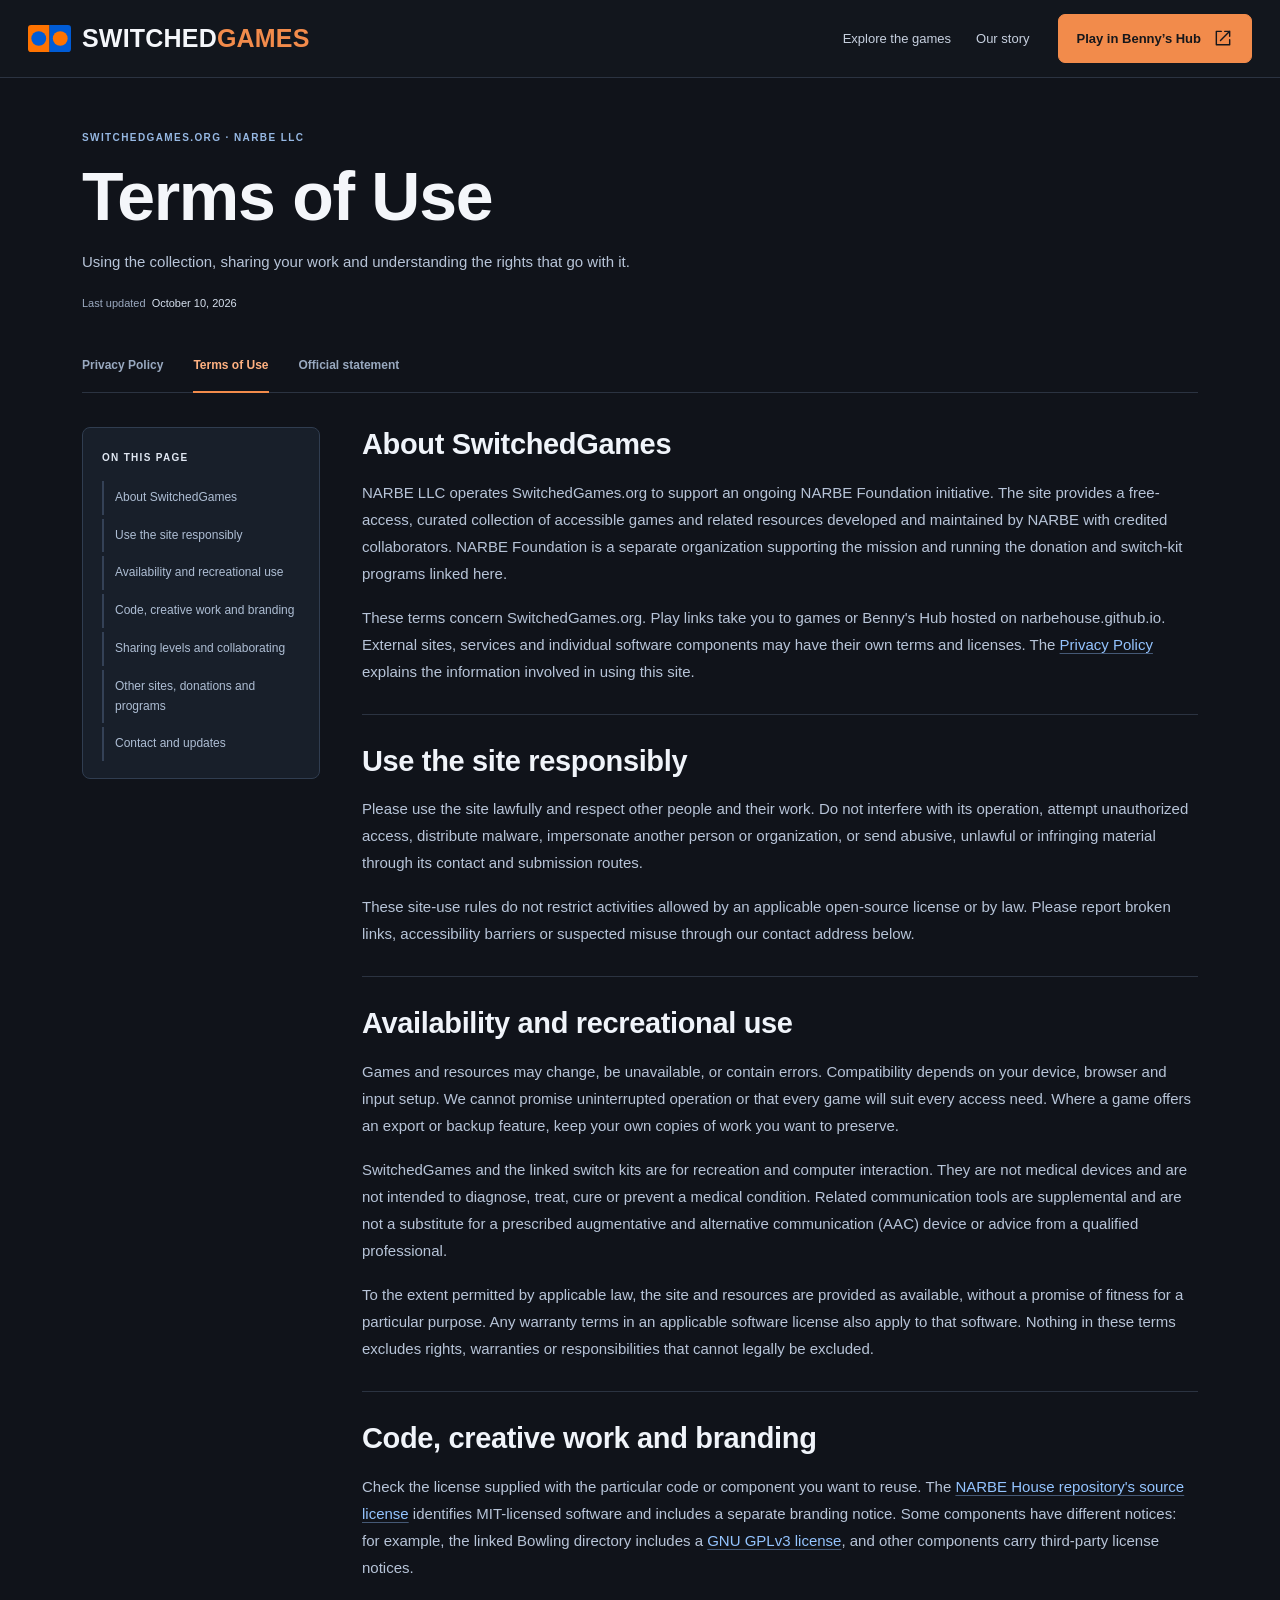
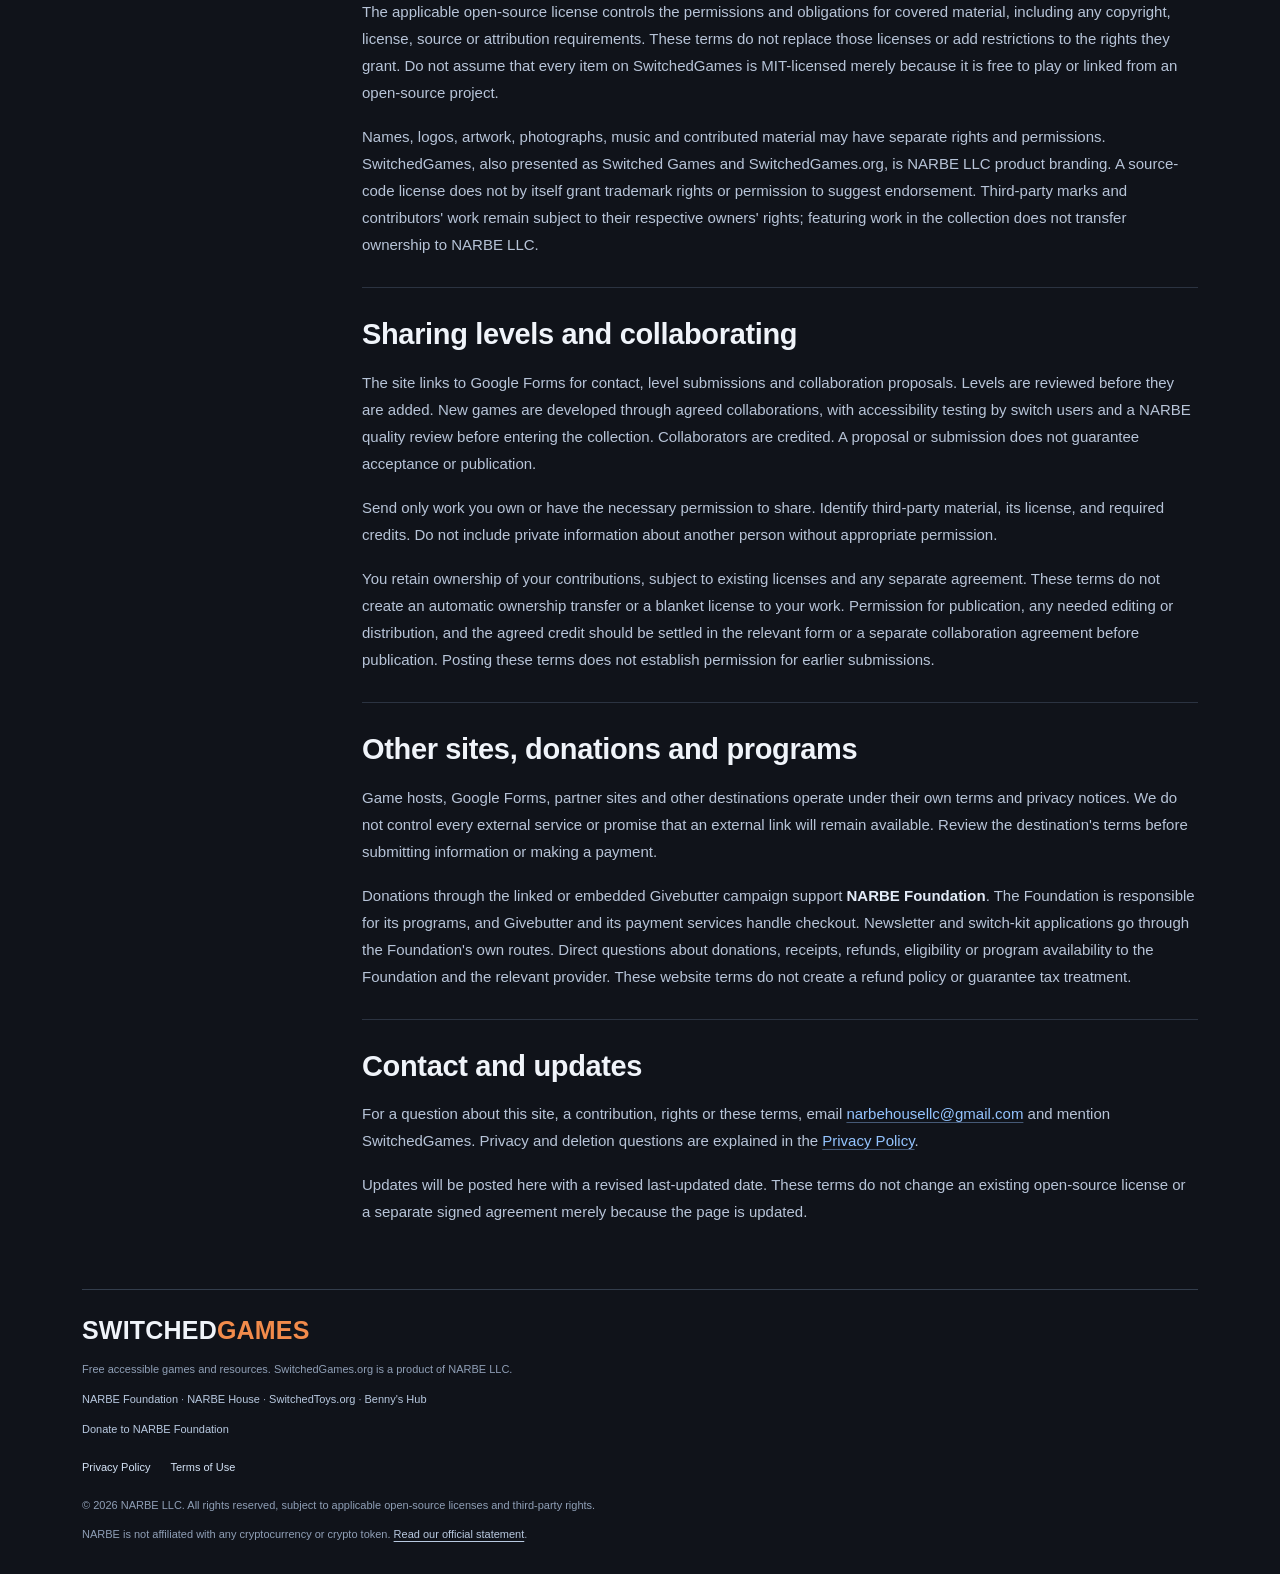
<file: terms.html>
<!DOCTYPE html>
<html lang="en">
<head>
  <meta charset="UTF-8" />
  <meta name="viewport" content="width=device-width, initial-scale=1.0" />
  <title>Terms of Use – SwitchedGames</title>
  <meta name="description" content="Plain-language terms for SwitchedGames.org: responsible use, accessible games, contributions, licensing, branding and external programs." />
  <link rel="canonical" href="https://switchedgames.org/terms.html" />
  <link rel="icon" href="/images/branding/switchedgames-logo.svg" type="image/svg+xml">
  <meta name="theme-color" content="#11141b" />
  <link rel="stylesheet" href="/showcase.css" />
  <link rel="stylesheet" href="/legal.css" />
</head>
<body class="legal-page">
  <a class="skip-link" href="#main">Skip to main content</a>
  <header class="site-header">
    <a class="brand" href="/" aria-label="SwitchedGames home"><img src="/images/branding/switchedgames-logo.svg" alt="" width="43" height="35"><span>SWITCHED<span>GAMES</span></span></a>
    <nav class="top-links" aria-label="Main navigation"><a href="/#games">Explore the games</a><a href="/aboutus.html">Our story</a></nav>
    <a class="button hub-button" href="https://narbehouse.github.io/bennyshub" target="_blank" rel="noopener">Play in Benny’s Hub <svg class="icon" aria-hidden="true" viewBox="0 0 24 24"><path d="M14 4h6v6m0-6L9 15M10 4H4v16h16v-6"/></svg></a>
  </header>
  <header class="legal-hero">
    <p class="eyebrow">SwitchedGames.org · NARBE LLC</p>
    <h1>Terms of Use</h1>
    <p>Using the collection, sharing your work and understanding the rights that go with it.</p>
    <p class="updated">Last updated <time datetime="2026-10-10">October 10, 2026</time></p>
  </header>
  <nav class="policy-nav" aria-label="Policies and statements">
    <a href="/privacy.html">Privacy Policy</a>
    <a href="/terms.html" aria-current="page">Terms of Use</a>
    <a href="/crypto-statement/">Official statement</a>
  </nav>
  <main class="legal-layout" id="main" tabindex="-1">
    <nav class="contents" aria-label="On this page"><h2>On this page</h2><ul><li><a href="#site">About SwitchedGames</a></li><li><a href="#use">Use the site responsibly</a></li><li><a href="#availability">Availability and recreational use</a></li><li><a href="#licenses">Code, creative work and branding</a></li><li><a href="#submissions">Sharing levels and collaborating</a></li><li><a href="#external">Other sites, donations and programs</a></li><li><a href="#contact-updates">Contact and updates</a></li></ul></nav>
    <div class="legal-copy">
    <section id="site" aria-labelledby="site-title"><h2 id="site-title">About SwitchedGames</h2>
      <p>NARBE LLC operates SwitchedGames.org to support an ongoing NARBE Foundation initiative. The site provides a free-access, curated collection of accessible games and related resources developed and maintained by NARBE with credited collaborators. NARBE Foundation is a separate organization supporting the mission and running the donation and switch-kit programs linked here.</p>
      <p>These terms concern SwitchedGames.org. Play links take you to games or Benny's Hub hosted on narbehouse.github.io. External sites, services and individual software components may have their own terms and licenses. The <a href="/privacy.html">Privacy Policy</a> explains the information involved in using this site.</p>
    </section>
    <section id="use" aria-labelledby="use-title"><h2 id="use-title">Use the site responsibly</h2>
      <p>Please use the site lawfully and respect other people and their work. Do not interfere with its operation, attempt unauthorized access, distribute malware, impersonate another person or organization, or send abusive, unlawful or infringing material through its contact and submission routes.</p>
      <p>These site-use rules do not restrict activities allowed by an applicable open-source license or by law. Please report broken links, accessibility barriers or suspected misuse through our contact address below.</p>
    </section>
    <section id="availability" aria-labelledby="availability-title"><h2 id="availability-title">Availability and recreational use</h2>
      <p>Games and resources may change, be unavailable, or contain errors. Compatibility depends on your device, browser and input setup. We cannot promise uninterrupted operation or that every game will suit every access need. Where a game offers an export or backup feature, keep your own copies of work you want to preserve.</p>
      <p>SwitchedGames and the linked switch kits are for recreation and computer interaction. They are not medical devices and are not intended to diagnose, treat, cure or prevent a medical condition. Related communication tools are supplemental and are not a substitute for a prescribed augmentative and alternative communication (AAC) device or advice from a qualified professional.</p>
      <p>To the extent permitted by applicable law, the site and resources are provided as available, without a promise of fitness for a particular purpose. Any warranty terms in an applicable software license also apply to that software. Nothing in these terms excludes rights, warranties or responsibilities that cannot legally be excluded.</p>
    </section>
    <section id="licenses" aria-labelledby="licenses-title"><h2 id="licenses-title">Code, creative work and branding</h2>
      <p>Check the license supplied with the particular code or component you want to reuse. The <a href="https://github.com/narbehouse/narbehouse.github.io/blob/main/LICENSE">NARBE House repository's source license</a> identifies MIT-licensed software and includes a separate branding notice. Some components have different notices: for example, the linked Bowling directory includes a <a href="https://github.com/narbehouse/narbehouse.github.io/blob/main/bennyshub/apps/games/BENNYSBOWLING/LICENSE">GNU GPLv3 license</a>, and other components carry third-party license notices.</p>
      <p>The applicable open-source license controls the permissions and obligations for covered material, including any copyright, license, source or attribution requirements. These terms do not replace those licenses or add restrictions to the rights they grant. Do not assume that every item on SwitchedGames is MIT-licensed merely because it is free to play or linked from an open-source project.</p>
      <p>Names, logos, artwork, photographs, music and contributed material may have separate rights and permissions. SwitchedGames, also presented as Switched Games and SwitchedGames.org, is NARBE LLC product branding. A source-code license does not by itself grant trademark rights or permission to suggest endorsement. Third-party marks and contributors' work remain subject to their respective owners' rights; featuring work in the collection does not transfer ownership to NARBE LLC.</p>
    </section>
    <section id="submissions" aria-labelledby="submissions-title"><h2 id="submissions-title">Sharing levels and collaborating</h2>
      <p>The site links to Google Forms for contact, level submissions and collaboration proposals. Levels are reviewed before they are added. New games are developed through agreed collaborations, with accessibility testing by switch users and a NARBE quality review before entering the collection. Collaborators are credited. A proposal or submission does not guarantee acceptance or publication.</p>
      <p>Send only work you own or have the necessary permission to share. Identify third-party material, its license, and required credits. Do not include private information about another person without appropriate permission.</p>
      <p>You retain ownership of your contributions, subject to existing licenses and any separate agreement. These terms do not create an automatic ownership transfer or a blanket license to your work. Permission for publication, any needed editing or distribution, and the agreed credit should be settled in the relevant form or a separate collaboration agreement before publication. Posting these terms does not establish permission for earlier submissions.</p>
    </section>
    <section id="external" aria-labelledby="external-title"><h2 id="external-title">Other sites, donations and programs</h2>
      <p>Game hosts, Google Forms, partner sites and other destinations operate under their own terms and privacy notices. We do not control every external service or promise that an external link will remain available. Review the destination's terms before submitting information or making a payment.</p>
      <p>Donations through the linked or embedded Givebutter campaign support <strong>NARBE Foundation</strong>. The Foundation is responsible for its programs, and Givebutter and its payment services handle checkout. Newsletter and switch-kit applications go through the Foundation's own routes. Direct questions about donations, receipts, refunds, eligibility or program availability to the Foundation and the relevant provider. These website terms do not create a refund policy or guarantee tax treatment.</p>
    </section>
    <section id="contact-updates" aria-labelledby="contact-updates-title"><h2 id="contact-updates-title">Contact and updates</h2>
      <p>For a question about this site, a contribution, rights or these terms, email <a href="mailto:narbehousellc@gmail.com">narbehousellc@gmail.com</a> and mention SwitchedGames. Privacy and deletion questions are explained in the <a href="/privacy.html#choices">Privacy Policy</a>.</p>
      <p>Updates will be posted here with a revised last-updated date. These terms do not change an existing open-source license or a separate signed agreement merely because the page is updated.</p>
    </section>
    </div>
  </main>
  <footer class="legal-footer">
    <div class="footer-logo">Switched<span>Games</span></div>
    <p>Free accessible games and resources. SwitchedGames.org is a product of NARBE LLC.</p>
    <p><a href="https://narbefoundation.org">NARBE Foundation</a> · <a href="https://narbehouse.com">NARBE House</a> · <a href="https://www.switchedtoys.org">SwitchedToys.org</a> · <a href="https://narbehouse.github.io/bennyshub">Benny's Hub</a></p>
    <p><a href="https://givebutter.com/donate-narbe">Donate to NARBE Foundation</a></p>
    <p class="legal-links"><a href="/privacy.html">Privacy Policy</a><a href="/terms.html">Terms of Use</a></p>
    <p>© 2026 NARBE LLC. All rights reserved, subject to applicable open-source licenses and third-party rights.</p>
    <p>NARBE is not affiliated with any cryptocurrency or crypto token. <a href="/crypto-statement/">Read our official statement</a>.</p>
  </footer>
</body>
</html>
</file>
<file: showcase.css>
/* SwitchedGames showcase: buildless, responsive, and independent of game runtimes. */
:root{color-scheme:dark;--bg:#10131a;--panel:#181d27;--panel-2:#1e2531;--line:#2b3341;--muted:#9aa6b8;--ink:#f4f6fa;--orange:#f28b4b;--blue:#7cb5ff;--white:#fff;--off-white:#151a23;--text:#f4f6fa;--text-mid:#b9c3d3;--text-light:#9aa6b8;--blue-dark:#183960;--blue-pale:#1c2c43;--orange-light:#ffb383;--orange-pale:#30251f;--border:#303949;--radius:10px;--display:"Barlow Condensed","Arial Narrow",Impact,sans-serif;--body:"DM Sans","Segoe UI",sans-serif}
*{box-sizing:border-box}html{scroll-behavior:smooth;scroll-padding-top:98px}body{margin:0;background:var(--bg);color:var(--ink);font-family:var(--body);font-size:14px;line-height:1.55}button,input,select{font:inherit}button,a,input,select,summary{-webkit-tap-highlight-color:transparent}a{color:inherit;text-decoration:none}button{cursor:pointer}button:disabled{cursor:default}button{color:inherit}button:focus-visible,a:focus-visible,input:focus-visible,select:focus-visible,summary:focus-visible{outline:2px solid var(--blue);outline-offset:4px}[hidden]{display:none!important}svg{display:block}.icon{width:20px;height:20px;flex:none;fill:none;stroke:currentColor;stroke-width:1.7;stroke-linecap:round;stroke-linejoin:round}.icon.small{width:15px;height:15px}.svg-library{position:absolute;width:0;height:0;overflow:hidden}.sr-only{position:absolute;width:1px;height:1px;overflow:hidden;clip:rect(0,0,0,0);white-space:nowrap}.skip-link{position:fixed;left:20px;top:-60px;z-index:1000;background:var(--orange);color:#161616;padding:12px 20px}.skip-link:focus{top:10px}.button{display:inline-flex;align-items:center;justify-content:center;gap:12px;background:var(--orange);border:1px solid var(--orange);color:#16171b;font-weight:700;font-size:13px;padding:12px 18px;border-radius:7px;min-height:44px;transition:background .18s,border-color .18s}.button:hover{background:#ffab74;border-color:#ffab74}.button.secondary{background:transparent;border-color:#465064;color:var(--ink)}.button.secondary:hover{background:#252d3b;border-color:#7b899f}.icon-button{border:1px solid #ffffff26;background:#111720a6;display:inline-flex;align-items:center;justify-content:center;width:36px;height:36px;padding:0;border-radius:6px}.icon-button:hover{background:#343e50}.brand{display:inline-flex;align-items:center;gap:11px;flex:none}.brand img{object-fit:contain}.brand>span{font:700 25px/1 var(--display);letter-spacing:.2px}.brand>span>span{color:var(--orange)}.site-header{height:78px;display:flex;align-items:center;gap:28px;padding:0 28px;background:#13171fed;border-bottom:1px solid var(--line);position:sticky;top:0;z-index:50;backdrop-filter:blur(14px)}.search-box{display:flex;align-items:center;gap:10px;padding:9px 13px;background:#202631;border:1px solid #303845;border-radius:7px;max-width:360px;min-width:130px;flex:1;color:#8e9bad;margin-left:12px}.search-box input{width:100%;min-width:0;color:var(--ink);background:none;border:0;outline:none;font-size:13px;line-height:24px}.search-box:focus-within{border-color:var(--blue)}.search-box input::placeholder{color:#9ba8bb}.search-box kbd{font:12px var(--body);border:1px solid #475161;padding:0 6px;border-radius:3px}.top-links{display:flex;gap:25px;align-items:center;margin-left:auto;white-space:nowrap;font-size:13px;font-weight:500}.top-links a{color:#c7d0df}.top-links a:hover{color:var(--orange)}.hub-button{white-space:nowrap}.menu-button{display:none}.site-layout{display:grid;grid-template-columns:216px minmax(0,1fr)}.sidebar{position:sticky;top:78px;align-self:start;height:calc(100dvh - 78px);min-height:540px;border-right:1px solid var(--line);background:#13171f;display:flex;flex-direction:column;justify-content:space-between;padding:26px 14px 18px;overflow-y:auto;scrollbar-width:thin}.nav-label{font-size:9px;letter-spacing:1.5px;font-weight:700;color:#8b98ac;margin:0 12px 14px}.side-link,.resource-nav a{width:100%;display:flex;align-items:center;gap:12px;text-align:left;border:0;background:transparent;padding:10px 12px;color:#a8b3c5;border-radius:6px;font-size:12px;font-weight:500;min-height:41px}.side-link .icon,.resource-nav .icon{width:17px;height:17px;color:#8795aa}.side-link:hover,.resource-nav a:hover{background:#202733;color:#fff}.side-link.active{background:#253247;color:#f3f7ff}.side-link.active .icon{color:var(--blue)}.side-count{margin-left:auto;font-size:10px;color:#8d9db7}.side-link.active .side-count{color:#aac6ef}.sidebar-rule{height:1px;background:#282f3c;margin:20px 12px}.resource-nav a{font-size:11px;padding-top:9px;padding-bottom:9px}.sidebar-bottom{padding:24px 12px 0}.sidebar-bottom p{font-size:12px;color:#aeb9ca;line-height:1.6;margin:0 0 13px}.sidebar-bottom p strong{color:#ecf0f7;font-weight:500}.sidebar-bottom>a{font-size:9px;color:#7f8ea5;display:flex;align-items:center;gap:5px}.sidebar-bottom>a .icon{width:12px;height:12px}.replay-button{border:0;background:none;display:flex;align-items:center;gap:7px;color:#9caac0;font-size:10px;padding:16px 0 0}.replay-button .icon{width:13px;height:13px}.replay-button:hover{color:var(--orange)}main{min-width:0;padding:26px 30px 0;max-width:1800px;width:100%;margin:auto}.hero-carousel{height:343px;position:relative;overflow:hidden;border:1px solid #374052;border-radius:10px;background:#171d29}.hero-carousel video{width:100%;height:calc(100% - 49px);position:absolute;inset:0;object-fit:cover;object-position:66% 50%;filter:brightness(.77) saturate(.8)}.hero-shade{position:absolute;inset:0 0 48px;background:linear-gradient(90deg,#141c2bee 0%,#141c2bea 27%,#111a2bab 50%,#0b101623 100%)}.hero-slide{position:absolute;inset:0 0 49px;padding:28px 36px;display:flex;flex-direction:column;align-items:flex-start;justify-content:center;animation:slide-copy .25s ease}.eyebrow{font-size:9px;font-weight:700;letter-spacing:1.6px;line-height:1.5;color:#a1adc0;margin:0 0 9px;display:flex;align-items:center;gap:8px}.status-dot{width:6px;height:6px;border-radius:50%;background:var(--orange);box-shadow:0 0 12px #f28b4b44;flex:none}.hero-slide .eyebrow{font-size:8px;letter-spacing:1.7px;color:#c9d2df}.hero-slide h1,.hero-slide h2{font-family:var(--display);font-size:clamp(37px,3.8vw,58px);font-weight:700;letter-spacing:-.2px;line-height:.99;margin:2px 0 13px}.hero-slide h1 span,.hero-slide h2 span{color:#ffad76}.hero-copy{font-size:12px;line-height:1.7;color:#c1cada;max-width:420px;margin:0 0 14px;text-wrap:pretty}.hero-cta{display:inline-flex;align-items:center;gap:12px;font-size:11px;font-weight:700;border-bottom:1px solid #f3f5fb88;padding-bottom:4px;color:#f8f9fb}.hero-cta:hover{color:var(--orange);border-color:var(--orange)}.hero-cta .icon{width:16px;height:16px}.hero-tabs{position:absolute;bottom:0;left:0;right:0;height:49px;display:grid;grid-template-columns:repeat(4,1fr);background:#17202ceb;border-top:1px solid #ffffff15}.hero-tabs button{position:relative;background:transparent;border:0;border-right:1px solid #ffffff0c;font-size:11px;font-weight:600;color:#a5b1c3;text-align:left;padding:0 25px;display:flex;align-items:center;gap:14px}.hero-tabs button span{font-size:9px;color:#6c7c94;font-weight:500}.hero-tabs button[aria-selected=true]{background:#293344;color:#fff}.hero-tabs button[aria-selected=true]:after{content:"";position:absolute;bottom:0;left:0;right:0;height:2px;background:var(--orange)}.hero-tabs button[aria-selected=true] span{color:var(--orange)}.hero-tabs button:hover{background:#293344;color:#fff}.hero-controls{position:absolute;bottom:66px;right:20px}.hero-video-label{position:absolute;right:20px;top:19px;display:flex;gap:7px;align-items:center;font-size:8px;letter-spacing:1.2px;color:#eef3ff;text-shadow:0 1px 4px black;background:#10151b82;border-radius:3px;padding:6px 9px}.hero-video-label span{width:5px;height:5px;background:#95c8ff;border-radius:50%}.hub-strip{display:flex;align-items:center;gap:12px;min-height:56px;margin-bottom:22px;border-bottom:1px solid #2a3341;padding:11px 2px;font-size:10px;color:#95a3b7}.hub-strip>.icon{color:var(--blue);width:20px;height:20px}.hub-strip p{margin:0}.hub-strip strong{color:#d2dbe9;font-weight:600}.hub-strip a{margin-left:auto;display:flex;align-items:center;gap:9px;white-space:nowrap;font-weight:600;color:var(--blue);font-size:11px}.hub-strip a .icon{width:16px;height:16px}.library-heading{display:flex;align-items:end;justify-content:space-between;margin-bottom:20px;gap:15px}.library-heading .eyebrow{font-size:8px;margin-bottom:3px;letter-spacing:1.7px}.library-heading h2,.more-heading h2{font-family:var(--display);font-size:32px;line-height:1.1;font-weight:600;margin:0;letter-spacing:.1px}.library-heading h2 span,.more-heading h2 span{color:var(--orange)}.library-heading>p{margin:0 0 2px;color:#8f9db1;font-size:10px}.filter-toolbar{display:flex;align-items:center;gap:20px;padding:0 0 17px}.select-wrap{display:flex;align-items:center;position:relative;background:#1c232e;border:1px solid #343e4e;border-radius:6px;min-width:155px;height:36px;flex:none}.select-wrap select{appearance:none;width:100%;height:100%;border:0;background:transparent;color:#d4dce9;padding:0 35px 0 13px;font-size:11px;cursor:pointer;outline-offset:3px}.select-wrap>svg{position:absolute;right:11px;width:12px;height:12px;transform:rotate(90deg);pointer-events:none;color:#94a5bd}.sort-wrap{margin-left:auto;min-width:145px;background:transparent}.sort-label{color:#7f8ea3;padding-left:12px;font-size:10px}.sort-wrap select{padding-left:7px}.filter-toggles{display:flex;gap:18px;align-items:center}.toggle{display:flex;align-items:center;gap:8px;color:#a3afc0;font-size:10px;cursor:pointer;white-space:nowrap;position:relative}.toggle input{position:absolute;opacity:0;width:30px;height:24px;left:0;cursor:pointer}.toggle-track{width:26px;height:15px;position:relative;background:#354054;border-radius:20px;transition:background .2s;pointer-events:none;flex:none}.toggle-track:after{content:"";width:9px;height:9px;border-radius:50%;position:absolute;top:3px;left:3px;background:#a5b2c6;transition:transform .2s}.toggle input:checked+.toggle-track{background:#3374c5}.toggle input:checked+.toggle-track:after{background:#fff;transform:translateX(11px)}.toggle input:focus-visible+.toggle-track{outline:2px solid var(--blue);outline-offset:4px}.filter-summary{display:flex;justify-content:space-between;align-items:center;gap:10px;color:#a9bad3;font-size:11px;padding:0 0 14px}.filter-summary button{display:flex;align-items:center;gap:7px;border:0;background:none;color:var(--orange);font-size:11px;padding:5px 0}.games-grid{display:grid;grid-template-columns:repeat(4,minmax(0,1fr));gap:19px 17px}.game-card{position:relative;min-width:0;background:#1b222d;border:1px solid #303a4b;border-radius:8px;overflow:hidden;transition:border-color .2s,transform .2s;display:flex;flex-direction:column}.game-card:hover{border-color:#667b9a;transform:translateY(-3px)}.game-art{aspect-ratio:16/9;position:relative;display:block;overflow:hidden;background:#263347}.game-art img{width:100%;height:100%;object-fit:cover;display:block;transition:transform .35s}.game-card:hover .game-art img{transform:scale(1.035)}.game-art:after{content:"";position:absolute;inset:50% 0 0;background:linear-gradient(transparent,#03070b55);pointer-events:none}.art-play{position:absolute;left:50%;top:50%;transform:translate(-50%,-40%);width:42px;height:42px;border-radius:50%;background:#f28b4bee;display:flex;align-items:center;justify-content:center;color:#10151c;opacity:0;transition:opacity .2s,transform .2s;z-index:2}.art-play .icon{width:20px;height:20px;fill:currentColor;stroke-width:0;transform:translateX(-2px)}.game-card:hover .art-play,.game-art:focus-visible .art-play{opacity:1;transform:translate(-50%,-50%)}.game-status{position:absolute;left:9px;top:9px;background:#f7a666;color:#20170f;font-size:7px;line-height:1;font-weight:700;padding:6px 8px;border-radius:3px;letter-spacing:.7px;z-index:3;pointer-events:none}.favorite-button{position:absolute;top:7px;right:7px;width:27px;height:27px;border:1px solid #ffffff3b;background:#101621b8;border-radius:5px;display:flex;align-items:center;justify-content:center;color:#e5eaf3;z-index:4}.favorite-button .icon{width:14px;height:14px}.favorite-button:hover{background:#101621}.favorite-button[aria-pressed=true]{color:#ffc187;border-color:#f8a666}.favorite-button[aria-pressed=true] .icon{fill:currentColor}.game-card-body{padding:12px 12px 10px;display:flex;flex-direction:column;flex:1}.game-card h3{font-family:var(--body);font-size:12px;font-weight:700;line-height:1.35;margin:0 0 4px;letter-spacing:-.15px}.game-card h3 a:hover{color:#ffb580}.game-description{font-size:10px;line-height:1.5;color:#99a8bd;margin:0 0 10px;display:-webkit-box;-webkit-line-clamp:2;-webkit-box-orient:vertical;overflow:hidden;min-height:30px}.game-card-footer{display:flex;align-items:center;justify-content:space-between;margin-top:auto;gap:7px}.game-category{font-size:8px;letter-spacing:.2px;color:#7db3f2}.detail-button{border:0;background:none;display:flex;align-items:center;gap:4px;padding:3px 0 3px 3px;font-size:8px;color:#b0bdd0}.detail-button:hover{color:#fff}.detail-button .icon{width:12px;height:12px}.game-card-credit{font-size:8px;line-height:1.5;color:#a1b0c5;border-top:1px solid #303a4b;padding-top:7px;margin:7px 0 0}.game-card-credit a{text-decoration:underline;color:#bad6f7}.game-request{text-align:center;padding:21px 0 27px;border-bottom:1px solid var(--line);font-size:11px;color:#8f9cb1;margin:15px 0 27px}.game-request a{color:#b9d7ff;display:inline-flex;align-items:center;gap:7px;margin-left:5px}.empty-state{text-align:center;padding:65px 20px;background:#171e29;border:1px dashed #475269;border-radius:8px}.empty-state>.icon{width:28px;height:28px;color:#7894b8;margin:0 auto 15px}.empty-state h3{font-size:21px;margin:0 0 5px}.empty-state p{color:#9caec8;margin:0 0 20px}.story-feature{display:grid;grid-template-columns:38% 1fr;border:1px solid #3b414b;background:#1a2029;border-radius:9px;overflow:hidden;margin-bottom:42px}.story-photo{position:relative;min-height:285px;background:#293344}.story-photo img{width:100%;height:100%;object-fit:cover;position:absolute;inset:0}.story-photo:after{content:"";position:absolute;inset:50% 0 0;background:linear-gradient(transparent,#000b)}.story-photo>span{position:absolute;bottom:17px;left:20px;z-index:1;color:#fff;font-size:8px;font-weight:600;letter-spacing:1.6px}.story-feature-copy{padding:29px 34px;display:flex;flex-direction:column;align-items:flex-start;justify-content:center}.story-feature-copy h2{font:600 36px/1.03 var(--display);margin:2px 0 16px}.story-feature-copy>p:not(.eyebrow){font-size:12px;color:#a6b4c9;max-width:560px;margin:0 0 20px;line-height:1.8}.story-actions{display:flex;align-items:center;gap:24px;flex-wrap:wrap}.story-actions .button{font-size:11px;padding:9px 14px;min-height:39px}.text-link{display:inline-flex;align-items:center;gap:9px;color:#ffb181;font-size:11px;font-weight:600}.text-link .icon{width:16px;height:16px}.more-section{margin:0 0 38px}.more-heading{margin-bottom:19px}.more-heading .eyebrow{font-size:8px}.more-heading h2{font-size:30px}.content-drawer{border-top:1px solid #323b49}.content-drawer:last-child{border-bottom:1px solid #323b49}.content-drawer>summary{list-style:none;display:flex;align-items:center;gap:17px;cursor:pointer;padding:20px 4px}.content-drawer>summary::-webkit-details-marker{display:none}.content-drawer>summary>.icon{color:#7f9bbb;width:21px;height:21px}.content-drawer>summary>span{display:flex;align-items:baseline;gap:20px}.content-drawer>summary strong{font-size:14px;font-weight:500;min-width:205px}.content-drawer>summary small{font-size:11px;color:#8696ad}.content-drawer>summary .drawer-chevron{margin-left:auto;width:16px;height:16px}.content-drawer[open]>summary .drawer-chevron{transform:rotate(90deg)}.content-drawer[open]>summary strong{color:var(--orange)}.drawer-body{background:#171e28;border-radius:8px;padding:27px;margin-bottom:20px;font-size:13px;color:#b4c1d4}.drawer-body h2{font:600 31px/1.1 var(--display);color:#eef3fa;margin:0 0 14px}.drawer-body h3{font:600 23px/1.2 var(--display);color:#e7edf6;margin:0 0 12px}.drawer-body h4{color:#e7edf6}.drawer-body p{line-height:1.8}.drawer-body a:not(.button){color:#98c6ff;text-decoration:underline;text-underline-offset:3px}.drawer-body .section-label,.drawer-body .wis-label{font-size:9px;color:#8ea6c7;letter-spacing:1.4px;text-transform:uppercase;margin-bottom:7px}.drawer-body .section-sub{max-width:780px}.drawer-body .btn-apply,.drawer-body .involve-link{display:inline-flex;align-items:center;font-size:12px;font-weight:600;margin:10px 0}.drawer-body em{font-style:normal}.wis-inner{display:grid;grid-template-columns:1.3fr 1fr;gap:35px}.wis-inputs{display:flex;flex-wrap:wrap;align-content:center;gap:9px}.wis-pill{background:#242f40;border:1px solid #41526b;padding:9px 12px;border-radius:5px;display:flex;align-items:center;gap:8px;font-size:11px;color:#c9d7eb}.wis-key,.pill-key{font:600 11px monospace;background:#36567f;color:#fff;padding:2px 6px;border-radius:3px}.hub-detail{border-top:1px solid #344258;margin-top:23px;padding-top:24px}.hub-detail .button{margin-top:8px}.submit-grid{display:grid;grid-template-columns:1fr 1fr;gap:32px;margin-top:26px}.submit-card{border-top:2px solid #526e93;padding-top:20px}.submit-guide{margin:22px 0 0;padding:20px 0 0;border-top:1px solid #364052;font-size:11px;color:#95a5bd}.who-grid{display:flex;flex-wrap:wrap;gap:10px;margin-top:20px}.who-chip{padding:8px 12px;border:1px solid #3c4b61;font-size:11px;border-radius:4px}.who-chip>span{display:none}.switchkit-inner{display:grid;grid-template-columns:1fr 1fr;gap:25px}.switchkit-header{grid-column:1/-1}.switchkit-header>p{max-width:850px}.kit-items{list-style:none;padding:0;margin:0}.kit-items li{margin:0 0 14px;display:flex;gap:10px}.kit-items li>div{display:flex;flex-direction:column;gap:3px}.kit-items strong{color:#e7edf7;font-size:12px}.kit-items li span:not(.kit-icon){font-size:11px}.kit-icon{display:none}.kit-mapping{border-top:1px solid #3c4758;margin-top:20px}.mapping-pills{display:flex;gap:10px;flex-direction:column}.mapping-pill{font-size:11px}.kit-photo-inuse img{width:100%;height:100%;max-height:310px;object-fit:cover;border-radius:7px}.switchkit-cta{grid-column:1/-1;border-top:1px solid #394457;padding-top:24px}.switchkit-cta .cta-fine{font-size:11px}.notice-box{padding:15px;border-left:2px solid var(--orange);background:#2a261f;color:#d1c2b0;font-size:11px;line-height:1.7}.donate-inner>p{max-width:750px}.givebutter-wrap{max-width:550px}.involved-header{margin-bottom:27px}.involved-grid{display:grid;grid-template-columns:1fr 1fr;gap:28px}.involve-card--full{grid-column:1/-1;padding-bottom:20px;border-bottom:1px solid #374152}.involve-card{min-width:0}.involve-card p{font-size:12px}.involve-icon{display:none}.involve-logo{height:44px;max-width:165px;object-fit:contain;object-position:left;margin-bottom:18px}.site-footer{padding:28px 0 22px;border-top:1px solid #333b47}.footer-top{display:flex;justify-content:space-between;align-items:center;gap:20px}.footer-top .brand>span{font-size:21px}.footer-top>p{font-size:11px;color:#94a3b8}.footer-links{display:flex;gap:24px;flex-wrap:wrap;margin:25px 0 19px;color:#acbbd0;font-size:10px}.footer-links a:hover{color:var(--orange)}.footer-bottom{display:flex;justify-content:space-between;gap:20px;color:#8190a5;font-size:9px;line-height:1.7}.footer-bottom p{margin:0}.footer-bottom a{text-decoration:underline;color:#abbacf}.game-dialog{padding:0;border:1px solid #46536b;border-radius:12px;background:#1a222f;color:var(--ink);max-width:590px;width:calc(100% - 32px);max-height:90dvh;overflow:auto;box-shadow:0 30px 100px #0009}.game-dialog::backdrop{background:#050910c9;backdrop-filter:blur(5px)}.game-dialog>img{width:100%;aspect-ratio:16/9;object-fit:cover;display:block}.dialog-close{position:absolute;right:12px;top:12px;background:#0d1522df;z-index:1}.dialog-body{padding:26px}.dialog-body h2{font:600 38px/1.1 var(--display);margin:0 0 17px}.dialog-body>p{color:#bac9df;font-size:13px;line-height:1.8}.dialog-body .eyebrow{color:#89baff;font-size:9px}.dialog-body .concept-note{border-left:2px solid var(--orange);padding-left:13px;color:#e5c3a9}.dialog-body .credit{font-size:11px}.dialog-body .credit a,.dialog-hub-note a{color:#94c4ff;text-decoration:underline}.dialog-body .dialog-hub-note{font-size:11px;margin-bottom:0}.dialog-body .button{margin-top:10px}.brand-intro{
  --intro-duration:3s;
  --intro-size:min(420px,68vw,48vh);
  position:fixed;inset:0;background:#10151c;z-index:200;
  display:flex;align-items:center;justify-content:center;flex-direction:column;
  pointer-events:none;transition:background-color .65s ease;
}
.intro-flight{
  width:var(--intro-size);height:calc(var(--intro-size) * .632);flex:none;transform-origin:top left;
}
.intro-mark{
  position:relative;width:100%;height:100%;
  transform-origin:center;perspective:900px;animation:mark-settle var(--intro-duration) both linear;
}
.brand-intro.is-docking{background-color:transparent}
.brand-intro.is-docking .intro-wordmark{animation:none;opacity:0;transform:translateY(-8px)}
.intro-half{position:absolute;top:0;width:50%;height:100%;overflow:visible}
.intro-left{left:0;animation:half-left var(--intro-duration) both linear}
.intro-right{right:0;animation:half-right var(--intro-duration) both linear}
/* Match switchedgames-logo.svg: 1000×632, touching 500-wide halves, radius-172 buttons.
   The 500-unit swap spans 145.348837% of each 344-unit button. Seats appear as buttons lift. */
.intro-mark::before,.intro-mark::after{
  content:"";position:absolute;top:22.784810%;width:34.4%;height:54.430380%;
  border-radius:50%;background:#111b29;box-shadow:inset 0 8px 13px #0007;
  z-index:1;animation:button-seats var(--intro-duration) both linear;
}
.intro-mark::before{left:7.8%}
.intro-mark::after{left:57.8%}
.intro-button{
  position:absolute;top:22.784810%;width:34.4%;height:54.430380%;border-radius:50%;
  box-shadow:none;z-index:3;transform-origin:center;
}
.intro-button-orange{
  background:#ff7300;left:7.8%;
  animation:button-orange var(--intro-duration) both linear;
}
.intro-button-blue{
  background:#005cd6;left:57.8%;z-index:2;
  animation:button-blue var(--intro-duration) both linear;
}
.intro-wordmark{
  font:700 clamp(30px,4vw,44px) var(--display);letter-spacing:2px;margin-top:32px;
  animation:intro-word var(--intro-duration) both linear;
  transition:opacity .2s ease,transform .2s ease;
}
.intro-wordmark>span{color:var(--orange)}
@keyframes half-left{
  0%,5%{transform:translateX(-70vw);animation-timing-function:cubic-bezier(.72,0,.92,.45)}
  28%{transform:translateX(7px);animation-timing-function:cubic-bezier(.12,.7,.2,1)}
  35%,100%{transform:translateX(0)}
}
@keyframes half-right{
  0%,5%{transform:translateX(70vw);animation-timing-function:cubic-bezier(.72,0,.92,.45)}
  28%{transform:translateX(-7px);animation-timing-function:cubic-bezier(.12,.7,.2,1)}
  35%,100%{transform:translateX(0)}
}
@keyframes button-orange{
  0%,5%{transform:translateX(-70vw) rotateY(0deg);box-shadow:none;animation-timing-function:cubic-bezier(.72,0,.92,.45)}
  28%{transform:translateX(7px) rotateY(0deg);box-shadow:none;animation-timing-function:cubic-bezier(.12,.7,.2,1)}
  35%,38%{transform:translate(0,0) scale(1) rotateY(0deg) rotateZ(0deg);box-shadow:none;animation-timing-function:cubic-bezier(.16,.8,.28,1)}
  46%{transform:translate(0,-65%) scale(1.07) rotateY(55deg) rotateZ(-8deg);box-shadow:0 16px 24px #0005,inset 0 0 0 2px #ffffff30;animation-timing-function:cubic-bezier(.55,0,.8,.6)}
  55%{transform:translate(72.674419%,-80%) scale(1.07) rotateY(230deg) rotateZ(-10deg);box-shadow:0 22px 28px #0006,inset 0 0 0 2px #ffffff30;animation-timing-function:cubic-bezier(.15,.5,.35,1)}
  62%{transform:translate(145.348837%,-60%) scale(1.04) rotateY(335deg) rotateZ(4deg);box-shadow:0 16px 22px #0005,inset 0 0 0 2px #ffffff30;animation-timing-function:cubic-bezier(.65,0,.92,.45)}
  68%{transform:translate(145.348837%,3%) scale(1.025,.94) rotateY(360deg) rotateZ(0deg);box-shadow:0 1px 2px #0004;animation-timing-function:cubic-bezier(.15,.75,.25,1)}
  72%,100%{transform:translate(145.348837%,0) scale(1) rotateY(360deg) rotateZ(0deg);box-shadow:none}
}
@keyframes button-blue{
  0%,5%{transform:translateX(70vw) rotateY(0deg);box-shadow:none;animation-timing-function:cubic-bezier(.72,0,.92,.45)}
  28%{transform:translateX(-7px) rotateY(0deg);box-shadow:none;animation-timing-function:cubic-bezier(.12,.7,.2,1)}
  35%,40%{transform:translate(0,0) scale(1) rotateY(0deg) rotateZ(0deg);box-shadow:none;animation-timing-function:cubic-bezier(.16,.8,.28,1)}
  48%{transform:translate(0,-90%) scale(1.07) rotateY(-55deg) rotateZ(8deg);box-shadow:0 16px 24px #0005,inset 0 0 0 2px #ffffff30;animation-timing-function:cubic-bezier(.55,0,.8,.6)}
  57%{transform:translate(-72.674419%,-190%) scale(1.07) rotateY(-230deg) rotateZ(10deg);box-shadow:0 24px 30px #0006,inset 0 0 0 2px #ffffff30;animation-timing-function:cubic-bezier(.15,.5,.35,1)}
  64%{transform:translate(-145.348837%,-80%) scale(1.04) rotateY(-335deg) rotateZ(-4deg);box-shadow:0 16px 22px #0005,inset 0 0 0 2px #ffffff30;animation-timing-function:cubic-bezier(.65,0,.92,.45)}
  72%{transform:translate(-145.348837%,3%) scale(1.025,.94) rotateY(-360deg) rotateZ(0deg);box-shadow:0 1px 2px #0004;animation-timing-function:cubic-bezier(.15,.75,.25,1)}
  76%,100%{transform:translate(-145.348837%,0) scale(1) rotateY(-360deg) rotateZ(0deg);box-shadow:none}
}
@keyframes button-seats{
  0%,38%{opacity:0}
  42%,76%{opacity:1}
  80%,100%{opacity:0}
}
@keyframes mark-settle{
  0%,27%{transform:scale(1)}
  30%{transform:scale(.965,1.025);animation-timing-function:cubic-bezier(.15,.75,.25,1)}
  36%,100%{transform:scale(1)}
}
@keyframes intro-word{
  0%,32%{opacity:0;transform:translateY(10px);animation-timing-function:ease-out}
  43%,100%{opacity:1;transform:translateY(0)}
}
@keyframes slide-copy{from{opacity:0;transform:translateY(5px)}to{opacity:1;transform:translateY(0)}}
@media(min-width:1680px){.games-grid{grid-template-columns:repeat(5,minmax(0,1fr))}.site-layout{grid-template-columns:232px minmax(0,1fr)}main{padding:30px 38px 0}.hero-slide h1,.hero-slide h2{font-size:58px}.game-card h3{font-size:14px}.game-description{font-size:11px}}
@media(max-width:1200px){.site-header{gap:18px;padding:0 20px}.brand>span{font-size:22px}.search-box{margin-left:0;max-width:300px}.top-links{gap:16px;font-size:11px}.hub-button{padding:11px 13px;font-size:11px}.site-layout{grid-template-columns:192px minmax(0,1fr)}.sidebar{padding-left:8px;padding-right:8px}.side-link,.resource-nav a{font-size:11px;gap:9px}main{padding:23px 23px 0}.filter-toolbar{gap:13px;flex-wrap:wrap}.filter-toggles{gap:13px;flex:1}.sort-wrap{min-width:128px}.filter-toggles .toggle{font-size:9px;gap:6px}.select-wrap{min-width:145px}.games-grid{gap:15px 13px;grid-template-columns:repeat(3,minmax(0,1fr))}.hero-slide{padding-left:29px}.hero-tabs button{padding:0 18px;gap:10px}.hero-copy{max-width:360px;font-size:11px}.hero-carousel{height:333px}.content-drawer>summary>span{gap:12px}.content-drawer>summary strong{min-width:185px;font-size:13px}.story-feature-copy{padding:26px}.story-feature-copy h2{font-size:32px}}
@media(max-width:980px){.site-header .top-links{display:none}.site-header{gap:20px}.search-box{max-width:none}.site-layout{grid-template-columns:176px minmax(0,1fr)}.sidebar{padding-top:23px}.nav-label{font-size:8px;letter-spacing:1px}.side-link{font-size:10px}.side-link .icon{width:15px;height:15px}.side-count{font-size:9px}.hero-slide h1,.hero-slide h2{font-size:43px}.hero-slide .eyebrow{font-size:7px;letter-spacing:1.1px}.hero-tabs button{padding:0 13px;font-size:10px}.hero-tabs button span{display:none}.hero-copy{max-width:330px}.hero-video-label{display:none}.filter-toggles{order:3;width:100%;flex-basis:100%;justify-content:flex-start;gap:23px}.filter-toolbar{gap:11px}.sort-wrap{margin-left:auto}.hub-strip p{font-size:9px}.hub-strip strong{display:block}.library-heading h2{font-size:29px}.game-card-body{padding:10px}.game-card h3{font-size:11px}.game-description{font-size:9px;min-height:27px}.game-category{font-size:7px}.story-feature{grid-template-columns:1fr 1.4fr}.story-feature-copy h2{font-size:29px}.story-feature-copy>p:not(.eyebrow){font-size:11px}.story-actions{gap:14px}.content-drawer>summary>span{display:block}.content-drawer>summary small{display:block;margin-top:2px}.footer-top{align-items:start;flex-direction:column;gap:10px}.footer-top>p{margin:0}.footer-bottom{flex-direction:column;gap:8px}}
@media(max-width:760px){html{scroll-padding-top:132px}.site-header{height:auto;min-height:71px;padding:13px 17px;gap:14px;flex-wrap:wrap}.brand>span{font-size:23px}.brand img{width:34px;height:29px}.site-header .hub-button{margin-left:auto;font-size:10px;padding:8px 11px;min-height:37px;gap:7px}.hub-button .icon{width:14px;height:14px}.menu-button{display:flex;width:34px;height:34px}.search-box{order:4;max-width:none;width:100%;flex-basis:100%;padding:5px 11px}.search-box input{font-size:12px}.search-box kbd{display:none}.site-layout{display:block}.sidebar{display:none;position:fixed;top:122px;left:0;bottom:0;width:235px;height:calc(100dvh - 122px);z-index:45;min-height:0;box-shadow:20px 0 60px #0009}.sidebar.is-open{display:flex}main{padding:16px 16px 0}.hero-carousel{height:315px}.hero-slide{padding:24px;bottom:45px}.hero-slide h1,.hero-slide h2{font-size:45px}.hero-slide .eyebrow{font-size:7px}.hero-copy{max-width:330px;font-size:11px}.hero-tabs{height:45px}.hero-tabs button{font-size:10px;padding:0 12px;justify-content:center}.hero-shade{bottom:44px;background:linear-gradient(90deg,#141c2bf0,#141c2bbc 55%,#111a2b50)}.hero-carousel video{height:calc(100% - 45px)}.hub-strip{gap:10px;margin-bottom:23px;font-size:9px}.hub-strip a{font-size:10px}.games-grid{grid-template-columns:repeat(3,minmax(0,1fr));gap:15px 12px}.game-description{font-size:10px;min-height:30px}.game-card h3{font-size:12px}.filter-toggles{order:0;width:auto;flex-basis:auto;gap:15px}.filter-toolbar .sort-wrap{margin-left:auto}.select-wrap{min-width:130px}.filter-toggles{order:3;flex-basis:100%;gap:24px}.filter-toggles .toggle{font-size:10px}.library-heading{margin-bottom:16px}.library-heading>p{font-size:9px}.library-heading h2{font-size:30px}.story-feature{grid-template-columns:1fr 1.25fr}.story-feature-copy{padding:22px}.story-feature-copy h2{font-size:30px}.story-actions{gap:15px}.wis-inner{grid-template-columns:1fr;gap:12px}.drawer-body{padding:22px}.footer-links{gap:16px}.content-drawer>summary strong{font-size:13px}.hero-controls{bottom:60px;right:14px}.hero-controls .icon-button{width:30px;height:30px}}
@media(max-width:500px){.site-header{gap:10px}.brand>span{font-size:21px}.brand{gap:8px}.brand img{width:31px;height:27px}.site-header .hub-button{font-size:9px;padding:7px 9px}.hub-button .icon{display:none}.menu-button{width:29px;height:32px}.hero-carousel{height:306px}.hero-slide{padding:22px 20px}.hero-slide h1,.hero-slide h2{font-size:42px}.hero-copy{max-width:270px;font-size:10px;margin-bottom:16px}.hero-slide .eyebrow{font-size:6px;letter-spacing:1px}.hero-tabs button{font-size:9px;padding:0 7px}.hero-shade{background:linear-gradient(90deg,#141c2bf0,#141c2bb8 70%,#111a2b75)}.hub-strip{align-items:flex-start;padding:13px 0}.hub-strip>.icon{margin-top:3px}.hub-strip p{font-size:9px}.hub-strip a{margin-top:3px}.hub-strip a .icon{display:none}.games-grid{grid-template-columns:repeat(2,minmax(0,1fr));gap:14px 11px}.library-heading h2{font-size:28px}.library-heading>p{max-width:60px;text-align:right;line-height:1.5}.game-card h3{font-size:11px}.game-description{font-size:9px;min-height:27px}.game-card-body{padding:10px}.game-card-footer .game-category{font-size:7px}.game-status{font-size:6px;left:7px;padding:5px 6px}.game-card-credit{font-size:7px}.story-feature{grid-template-columns:1fr}.story-photo{height:210px;min-height:0}.story-photo img{object-position:50% 40%}.story-feature-copy{padding:25px}.story-feature-copy h2{font-size:34px}.story-feature-copy>p:not(.eyebrow){font-size:12px}.story-actions .button{font-size:10px}.game-request{font-size:10px;padding-bottom:22px;line-height:1.9}.game-request a{margin-left:0}.more-heading h2{font-size:29px}.content-drawer>summary{gap:13px;padding:18px 0}.content-drawer>summary small{font-size:10px}.drawer-body{padding:20px}.drawer-body h2{font-size:27px}.submit-grid,.switchkit-inner,.involved-grid{grid-template-columns:1fr;gap:20px}.switchkit-header,.switchkit-cta,.involve-card--full{grid-column:auto}.kit-photo-inuse img{max-height:220px}.submit-grid{gap:25px}.drawer-body p{font-size:12px}.drawer-body .submit-guide{font-size:10px}.filter-toggles{gap:15px;justify-content:space-between}.filter-toggles .toggle{font-size:9px;gap:6px}.filter-summary{font-size:10px}.dialog-body{padding:22px}.dialog-body h2{font-size:32px}.footer-top .brand>span{font-size:24px}}
@media(prefers-reduced-motion:reduce){html{scroll-behavior:auto}*,*:before,*:after{animation:none!important;transition:none!important}.brand-intro{display:none!important}}
/* Support dialog (support-modal.js): homepage and About page, once per browser. */
.support-dialog{padding:0;border:1px solid #46536b;border-radius:12px;background:#1a222f;color:var(--ink);width:calc(100% - 32px);max-width:620px;max-height:calc(100vh - 32px);max-height:calc(100dvh - 32px);overflow:auto;overscroll-behavior:contain;box-shadow:0 30px 100px #0009;font-family:var(--body)}
.support-dialog::backdrop{background:#050910c9;backdrop-filter:blur(5px)}
.support-body{padding:32px 30px 28px}
.support-section+.support-section{margin-top:24px;padding-top:24px;border-top:1px solid var(--line)}
.support-dialog h2{font:600 34px/1.1 var(--display);margin:0 44px 12px 0;color:var(--ink)}
.support-section+.support-section h2{margin-right:0}
.support-dialog h2:focus{outline:none}
.support-dialog p{color:#bac9df;font-size:14px;line-height:1.75;margin:0 0 18px}
.support-actions{display:flex;flex-wrap:wrap;gap:10px}
.support-actions .button{gap:9px}
.support-continue{display:flex;width:100%;margin-top:28px;min-height:56px;font-size:16px}
@media(max-width:520px){.support-dialog{width:calc(100% - 20px);max-height:calc(100dvh - 20px)}.support-body{padding:26px 18px 20px}.support-dialog h2{font-size:28px}.support-actions .button{flex:1 1 100%}}
</file>
<file: legal.css>
/* Supporting pages share the showcase header, palette, and controls. */
.legal-page { font-size:15px; line-height:1.8; }
/* These two pages keep their existing device-font-only behavior. */
.legal-page:not(.statement-page) {
  --body:"Segoe UI",Arial,sans-serif;
  --display:"Arial Narrow","Aptos Narrow","Helvetica Neue",Arial,sans-serif;
}
.legal-page .site-header .brand { margin-right:auto; }
.legal-page .site-header .top-links { margin-left:0; }
.legal-hero,.policy-nav,.legal-layout,.legal-footer {
  width:calc(100% - 64px); max-width:1116px; margin-left:auto; margin-right:auto;
}
.legal-hero { padding:52px 0 29px; }
.legal-hero .eyebrow { margin:0 0 15px; color:#96b8e3; font-size:10px; letter-spacing:1.4px; text-transform:uppercase; }
.legal-hero h1 { font:700 clamp(42px,5.5vw,68px)/1.06 var(--display); color:var(--ink); letter-spacing:-1.3px; margin:0 0 16px; max-width:880px; }
.legal-hero>p:not(.eyebrow):not(.updated) { max-width:660px; margin:0; color:#b7c4d8; font-size:15px; line-height:1.8; }
.legal-hero .updated { display:flex; flex-wrap:wrap; gap:6px; margin:19px 0 0; font-size:11px; color:#9baac0; }
.legal-hero .updated time { color:#d5dfed; }
.policy-nav { display:flex; align-items:stretch; gap:30px; border-bottom:1px solid var(--line); }
.policy-nav a { position:relative; display:flex; align-items:center; min-height:49px; padding:10px 0 13px; font-size:12px; font-weight:600; color:#99a9c0; }
.policy-nav a:hover { color:var(--ink); }
.policy-nav a[aria-current="page"] { color:#ffb181; }
.policy-nav a[aria-current="page"]::after { content:""; position:absolute; bottom:-1px; left:0; right:0; height:2px; background:var(--orange); }
.legal-layout { display:grid; grid-template-columns:238px minmax(0,1fr); align-items:start; gap:42px; padding:34px 0 64px; }
.legal-layout:focus { outline:none; }
.legal-layout .contents { position:sticky; top:102px; max-height:calc(100dvh - 130px); overflow:auto; scrollbar-width:thin; background:#181f2a; border:1px solid #303d50; border-radius:8px; padding:22px 19px 17px; }
.contents h2 { color:#e1e8f3; font:700 10px/1.5 var(--body); text-transform:uppercase; letter-spacing:1.3px; margin:0 0 16px; }
.contents ul { list-style:none; margin:0; padding:0; }
.contents li+li { margin-top:4px; }
.contents a { display:flex; align-items:center; justify-content:space-between; gap:8px; padding:7px 0 7px 11px; border-left:2px solid #344156; font-size:12px; line-height:1.65; color:#aebed4; overflow-wrap:anywhere; }
.contents a:hover { color:#ffb181; border-left-color:var(--orange); }
.contents .icon { width:14px; height:14px; }
.legal-copy { min-width:0; color:#b7c4d8; overflow-wrap:anywhere; }
.legal-copy section { scroll-margin-top:12px; }
.legal-copy section+section { margin-top:29px; padding-top:29px; border-top:1px solid var(--line); }
.legal-copy h2 { font:600 29px/1.2 var(--display); letter-spacing:-.35px; margin:0 0 17px; color:#f0f4fa; }
.legal-copy h3 { font:600 16px/1.5 var(--body); color:#e5ecf6; margin:25px 0 9px; }
.legal-copy p { margin:0 0 17px; }
.legal-copy p:last-child { margin-bottom:0; }
.legal-copy strong { color:#e2ebf8; font-weight:600; }
.legal-copy a { color:#94c4ff; text-decoration:underline; text-underline-offset:3px; text-decoration-color:#94c4ff66; }
.legal-copy a:hover { color:#ffb181; text-decoration-color:currentColor; }
.legal-copy ul { padding-left:21px; margin:0 0 19px; }
.legal-copy li { padding-left:4px; margin-bottom:10px; }
.legal-copy li::marker { color:var(--orange); }
.legal-copy code { padding:2px 5px; border:1px solid #334157; border-radius:4px; background:#1c2634; font-size:.85em; color:#d0e0f8; box-decoration-break:clone; -webkit-box-decoration-break:clone; }
.legal-copy section:target h2 { color:#ffb181; }
.statement-page .legal-hero h1 { font-weight:600; max-width:860px; }
.statement-copy { padding:29px 31px; border:1px solid #384456; border-left:3px solid var(--orange); border-radius:8px; background:#181f2a; font-size:16px; line-height:1.9; }
.statement-copy p:first-child { color:#e0e7f2; }
.legal-footer { border-top:1px solid #333d4c; padding:28px 0 29px; color:#8f9fb6; font-size:11px; line-height:1.8; }
.legal-footer .footer-logo { color:#f0f4fa; font:700 25px/1 var(--display); text-transform:uppercase; letter-spacing:.2px; margin-bottom:17px; }
.legal-footer .footer-logo span { color:var(--orange); }
.legal-footer p { margin:10px 0 0; }
.legal-footer a { color:#b8c9e0; text-underline-offset:3px; }
.legal-footer a:hover { color:#ffb181; text-decoration:underline; }
.legal-footer .legal-links { display:flex; flex-wrap:wrap; gap:20px; margin:15px 0; }
.legal-footer .legal-links a { color:#d5e4f7; padding:3px 0; }
.legal-footer p:last-child a { text-decoration:underline; }
@media(max-width:960px) {
  .legal-layout { grid-template-columns:205px minmax(0,1fr); gap:28px; }
  .legal-layout .contents { padding:19px 15px; }
  .legal-copy h2 { font-size:26px; }
}
@media(max-width:760px) {
  .legal-page .site-header .brand { margin-right:0; }
  .legal-page .site-header .top-links { display:flex; order:3; flex-basis:100%; gap:22px; margin:2px 0 0; font-size:11px; }
  .legal-page .site-header .top-links a { padding:3px 0; }
  .legal-hero,.policy-nav,.legal-layout,.legal-footer { width:calc(100% - 40px); }
  .legal-hero { padding-top:36px; padding-bottom:24px; }
  .legal-hero h1 { font-size:44px; letter-spacing:-.9px; }
  .legal-hero>p:not(.eyebrow):not(.updated) { font-size:14px; }
  .policy-nav { gap:22px; }
  .policy-nav a { font-size:11px; min-height:45px; }
  .legal-layout { grid-template-columns:minmax(0,1fr); gap:28px; padding:26px 0 42px; }
  .legal-layout .contents { position:static; max-height:none; padding:20px; }
  .contents h2 { margin-bottom:12px; }
  .contents ul { display:grid; grid-template-columns:repeat(2,minmax(0,1fr)); gap:5px 20px; }
  .contents li+li { margin:0; }
  .contents a { font-size:11px; }
  .legal-copy { font-size:14px; }
  .legal-copy section { scroll-margin-top:8px; }
  .legal-copy section+section { margin-top:24px; padding-top:24px; }
  .legal-copy h2 { font-size:27px; }
  .legal-copy h3 { font-size:15px; }
  .statement-layout .contents { order:2; }
  .statement-copy { padding:23px; font-size:15px; }
}
@media(max-width:420px) {
  .legal-hero,.policy-nav,.legal-layout,.legal-footer { width:calc(100% - 32px); }
  .legal-hero h1 { font-size:39px; }
  .policy-nav { gap:18px; }
  .policy-nav a { font-size:10px; }
  .contents ul { grid-template-columns:minmax(0,1fr); gap:2px; }
  .statement-copy { padding:20px; }
}
@media print {
  :root { color-scheme:light; }
  body.legal-page { background:#fff; color:#111; font:11pt/1.5 Arial,sans-serif; }
  .legal-page .site-header,.skip-link,.policy-nav,.contents,.legal-footer { display:none!important; }
  .legal-hero,.legal-layout { width:100%; max-width:none; padding:0; margin:0; }
  .legal-hero { padding-bottom:20px; }
  .legal-hero h1 { font:700 27pt/1.15 Arial,sans-serif; color:#111; letter-spacing:normal; }
  .legal-hero p,.legal-hero .eyebrow,.legal-hero .updated time { color:#333!important; }
  .legal-layout { display:block; }
  .legal-copy,.legal-copy strong,.legal-copy h2,.legal-copy h3,.statement-copy p:first-child { color:#111; }
  .legal-copy h2 { font:700 18pt/1.2 Arial,sans-serif; }
  .legal-copy h2,.legal-copy h3 { break-after:avoid; }
  .legal-copy a { color:#222; text-decoration:underline; }
  .legal-copy code { background:none; color:#111; border-color:#ccc; }
  .statement-copy { padding:0; background:none; border:0; }
}
</file>
<file: story.css>
body.story-page{background:#10131a}.story-page .site-header{position:sticky}.story-page .top-links{display:flex}.story-page .hero{max-width:1040px;margin:0 auto;padding:62px 32px 24px;color:#f4f6fa}.story-page .hero h1{font:600 clamp(45px,7vw,78px)/1 var(--display);max-width:760px;margin:0 0 24px}.story-page em{font-style:normal;color:var(--orange)}.story-page .hero>p{font-size:16px;color:#b6c4d8;max-width:620px;line-height:1.8;margin:0 0 14px}.story-page .hero .hero-partner-note{font-size:12px;color:#8e9fb9;max-width:670px;margin:20px 0 0}.story-page .hero-partner-note a{color:#ffb480;text-decoration:underline}.story-page .story{max-width:1040px;margin:auto;padding:0 32px 55px}.story-page .story-body{max-width:830px}.story-page .story-body>p{font-size:15px;line-height:1.9;color:#b7c4d8;margin:25px 0}.story-page .story-body>p:first-child{margin-top:0}.story-page .story-body strong{color:#eff5ff}.story-page .story-body .family-photo{display:block;width:100%;height:clamp(340px,58vw,560px);object-fit:contain;object-position:center;padding:18px 18px 0;background:linear-gradient(135deg,#223248,#151d29);border:1px solid #47556b;border-radius:10px;margin:24px 0}.story-page .story-highlight{border-left:3px solid var(--orange);padding:4px 0 4px 24px;margin:30px 0}.story-page .story-highlight p{font:500 29px/1.35 var(--display);color:#e8eaf1}.story-page .money-flow{max-width:1040px;margin:0 auto;padding:0 32px 55px}.story-page .section-label{font-size:10px;letter-spacing:1.5px;text-transform:uppercase;color:#8297b5;margin-bottom:9px}.story-page .section-title{font:600 45px/1.05 var(--display);margin:0 0 15px}.story-page .section-sub{color:#9dafc8;font-size:14px;margin-bottom:30px}.story-page .flow-grid{display:grid;grid-template-columns:1fr 1fr;gap:24px}.story-page .flow-card{background:#18212e;border:1px solid #394962;border-radius:8px;padding:27px}.story-page .flow-card.llc{background:#24201e;border-color:#5c4536}.story-page .flow-entity{font-size:9px;letter-spacing:.8px;color:#9ab8df;margin-bottom:25px}.story-page .flow-card.llc .flow-entity{color:#d4ab8e}.story-page .flow-card h3{font:600 29px var(--display);margin:14px 0 10px}.story-page .flow-card p{font-size:13px;line-height:1.8;color:#a9bad2}.story-page .partner-bottom{max-width:976px;margin:0 auto 40px;padding:35px;border-top:1px solid #3c4b60;border-bottom:1px solid #3c4b60}.story-page .partner-bottom h2{font:600 42px/1.1 var(--display);margin:0 0 15px}.story-page .partner-bottom p{font-size:14px;color:#a9bad2;max-width:690px;margin:0 0 23px;line-height:1.8}.story-page .partner-bottom a{display:inline-flex;align-items:center;background:var(--orange);color:#16171c;font-size:13px;font-weight:700;padding:12px 19px;border-radius:6px}.story-page .oss-strip{max-width:976px;margin:auto;padding:0 0 28px;font-size:12px;color:#9caec8}.story-page .oss-strip strong,.story-page .oss-strip a{color:#dce6f6}.story-page .oss-strip a{text-decoration:underline}.story-page .site-footer{max-width:976px;margin:auto}.story-page footer .legal-links{display:flex;gap:20px}.story-page .site-header .brand{margin-right:auto}@media(max-width:760px){.story-page .site-header .top-links{display:none}.story-page .hero{padding:42px 22px 20px}.story-page .hero h1{font-size:55px}.story-page .hero>p{font-size:14px}.story-page .story,.story-page .money-flow{padding-left:22px;padding-right:22px}.story-page .flow-grid{grid-template-columns:1fr}.story-page .story-body>p{font-size:14px}.story-page .partner-bottom{margin:0 22px 30px;padding:27px 0}.story-page .oss-strip,.story-page .site-footer{margin:0 22px}.story-page .story-highlight p{font-size:27px}}
</file>
